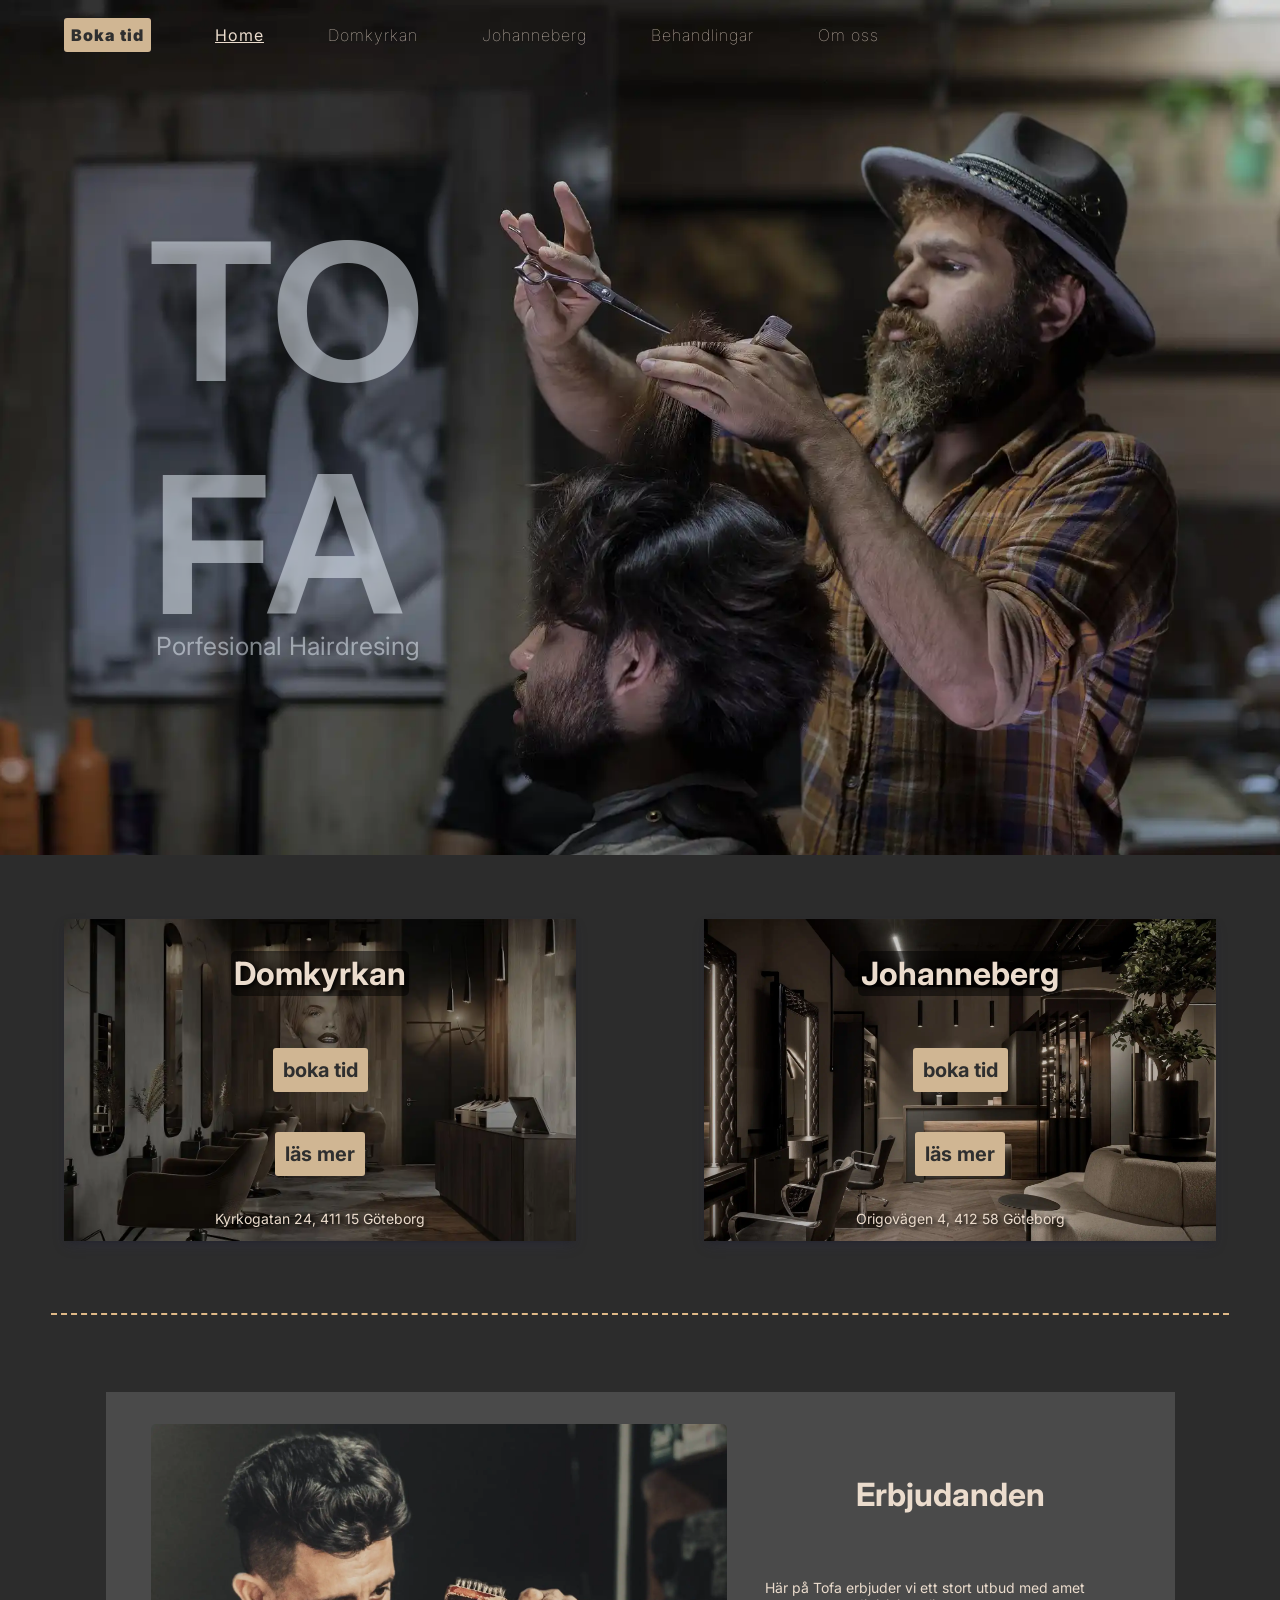
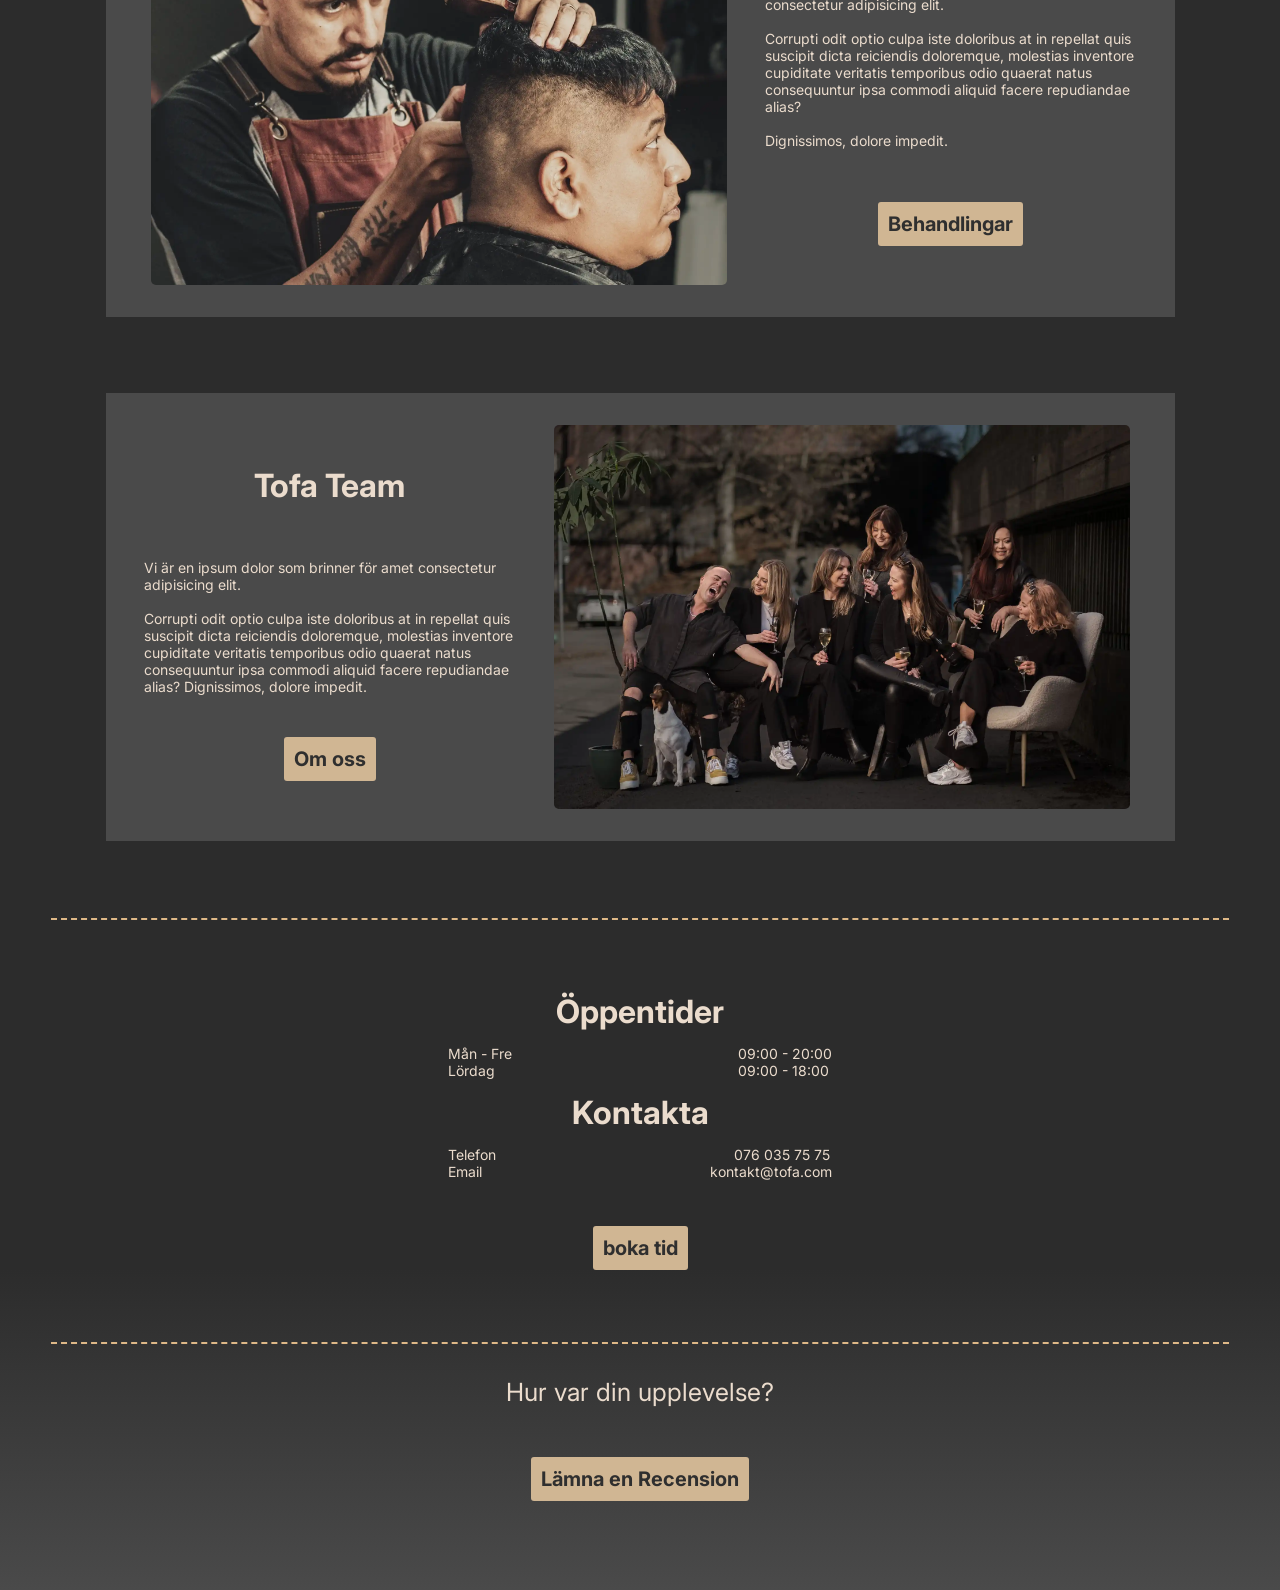
<file: index.html>
<!DOCTYPE html>
<html lang="en">
<head>
  <meta charset="UTF-8">
  <meta name="viewport" content="width=device-width, initial-scale=1.0">
  <link rel="stylesheet" href="css/style.css">
  <title>TOFA</title>
  <!-- fonts -->
  <link href='https://fonts.googleapis.com/css?family=Inter' rel='stylesheet'>
</head>

<body id="index">
  
  <nav class="menu hide">
    <ul>
      <li class="hidee"><a href="domkyrkan.html">Domkyrkan</a></li>
      <li class="hidee"><a href="johanneberg.html">Johanneberg</a></li>
      <li class="hidee"><a href="tjanster.html">Behandlingar</a></li>
      <li class="hidee"><a href="omoss.html">Om oss</a></li>
      <li class="hidee"><a href="bokatid.html" class="headbok">Boka tid</a></li>
    </ul>
  </nav>
  
  <header>
    <button class="menubutton"
      aria-label="Öppna meny"
      aria-expanded="false"
      aria-controls="menu-panel">
      <img class="" src="/img/menu_24dp_E3E3E3_FILL0_wght400_GRAD0_opsz24.svg" alt="">
    </button>
    <div>
      <a href="bokatid.html" class="headboka">Boka tid</a>
      <p>Home</p>
      <a href="domkyrkan.html">Domkyrkan</a>
      <a href="johanneberg.html">Johanneberg</a>
      <a href="tjanster.html">Behandlingar</a>
      <a href="omoss.html">Om oss</a>
    </div>
  </header>
  
  <section class="title" id="indextitle"><h1>TO<br>FA</h1><p>Porfesional Hairdresing</p></section>
  
  <section id="salonger">
    <div class="salong" id="salong1"><p class="larger darkbg">Domkyrkan</p><a href="bokatid.html"><p class="button">boka tid</p></a><a href="domkyrkan.html"><p class="button">läs mer</p></a><a target="_blank" href="https://www.google.com/maps/place/Fris%C3%B6rcenter/@57.7047572,11.9647281,47m/data=!3m1!1e3!4m15!1m8!3m7!1s0x464ff3660ac95dab:0x75107959eac04d35!2sKyrkogatan+24,+411+15+G%C3%B6teborg!3b1!8m2!3d57.704831!4d11.9646969!16s%2Fg%2F11csg6y6xh!3m5!1s0x464ff3660ac95dab:0x103c4bb0bf9369c9!8m2!3d57.7047967!4d11.9648407!16s%2Fg%2F11bzv5z4zc?entry=ttu&g_ep=EgoyMDI2MDQwNi4wIKXMDSoASAFQAw%3D%3D"><p>Kyrkogatan 24, 411 15 Göteborg</p></a></div>
    <div class="salong" id="salong2"><p class="larger darkbg">Johanneberg</p><a href="bokatid.html"><p class="button">boka tid</p></a><a href="johanneberg.html"><p class="button">läs mer</p></a><a target="_blank" href="https://www.google.com/maps/place/NTI+Gymnasiet+Johanneberg/@57.6906657,11.9744042,174m/data=!3m1!1e3!4m6!3m5!1s0x464ff30cb0e6c031:0x512e1a3cb4192a9!8m2!3d57.6905167!4d11.9747806!16s%2Fg%2F1hc1wx3vr?entry=ttu&g_ep=EgoyMDI2MDIxOC4wIKXMDSoASAFQAw%3D%3D"><p>Origovägen 4, 412 58 Göteborg</p></a></div>
  </section>
  
  <section id="indexinfobox">
    <hr>
    <div>
      <img src="img/2image.webp" alt="Bild på man som klipper någons hår">
      <div class="indexinfotextbox"><p class=" larger">Erbjudanden</p><p>Här på Tofa erbjuder vi ett stort utbud med amet consectetur adipisicing elit. <br><br> Corrupti odit optio culpa iste doloribus at in repellat quis suscipit dicta reiciendis doloremque, molestias inventore cupiditate veritatis temporibus odio quaerat natus consequuntur ipsa commodi aliquid facere repudiandae alias? <br><br>Dignissimos, dolore impedit.</p><a href="tjanster.html"><p class="button">Behandlingar</p></a></div>
    </div>
    <div id="flip">
      <img src="img/image.webp" alt="Bild på TOFA team">
      <div class="indexinfotextbox"><p class=" larger">Tofa Team</p><p>Vi är en ipsum dolor som brinner för amet consectetur adipisicing elit. <br><br>Corrupti odit optio culpa iste doloribus at in repellat quis suscipit dicta reiciendis doloremque, molestias inventore cupiditate veritatis temporibus odio quaerat natus consequuntur ipsa commodi aliquid facere repudiandae alias? Dignissimos, dolore impedit.</p><a href="omoss.html"><p class="button">Om oss</p></a></div>
    </div>
    <hr>
  </section>
  
  <section id="oppentider">
    <p class="larger">Öppentider</p>
    <div>
      <p>Mån - Fre<br>Lördag</p> <p>09:00 - 20:00 <br>09:00 - 18:00</p>
    </div>
    <p class="larger">Kontakta</p>
    <div>
      <p>Telefon<br>Email</p> <p>&nbsp;&nbsp;&nbsp;&nbsp;&nbsp; 076 035 75 75 <br><a href="">kontakt@tofa.com</a></p>
    </div>
    <a href="bokatid.html"><p class="button">boka tid</p></a>
    
  </section>
  
  <footer>
    <hr>
    <p>Hur var din upplevelse?</p>
    <p><a target="_blank" href="https://thatsup.se/goteborg/" class="button">Lämna en Recension</a></p>
  </footer>
  
  <script src="js/main.js"></script>
</body>
</html>
</file>
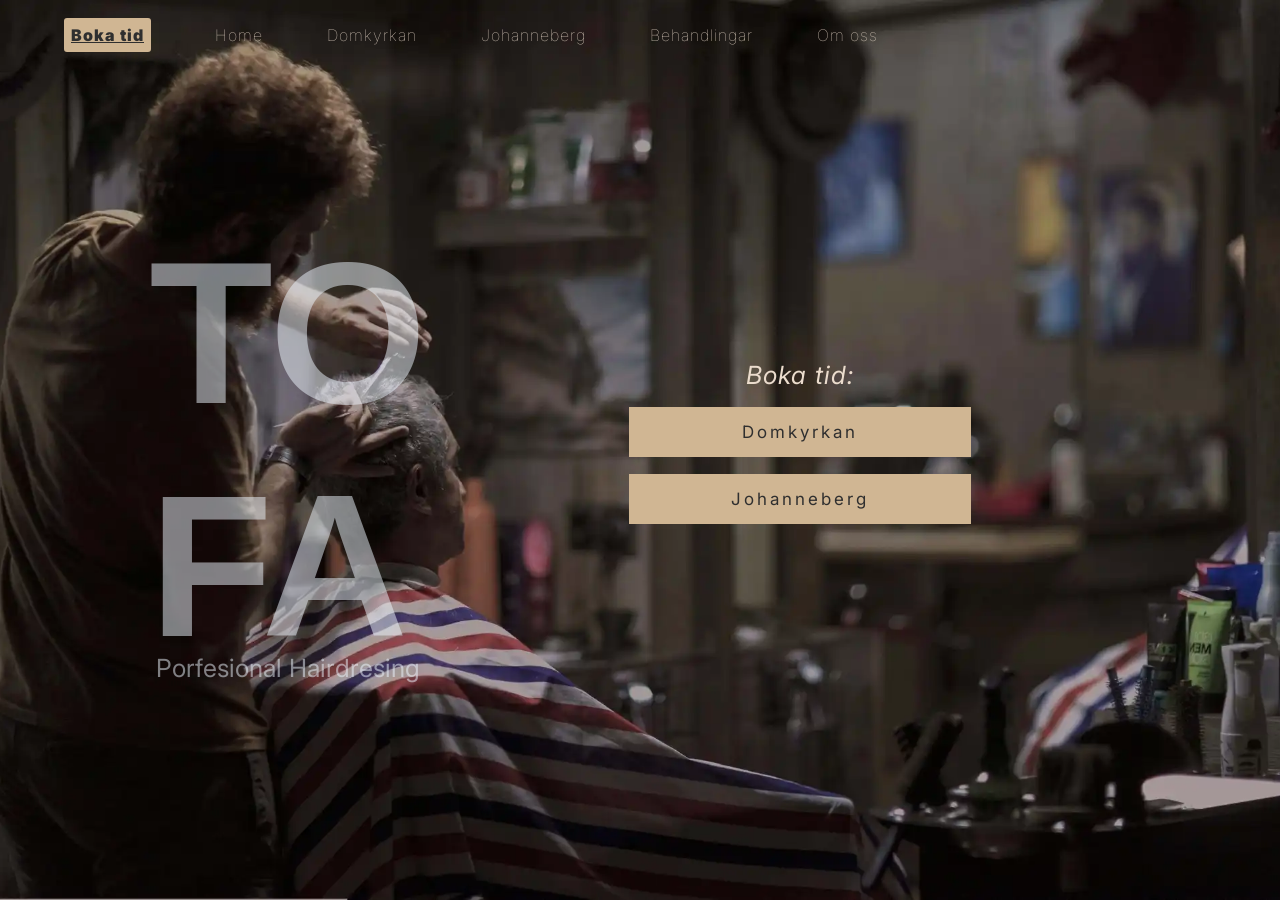
<file: bokatid.html>
<!DOCTYPE html>
<html lang="en">
<head>
  <meta charset="UTF-8">
  <meta name="viewport" content="width=device-width, initial-scale=1.0">
  <link rel="stylesheet" href="css/style.css">
  <title>TOFA - Boka tid</title>
  <!-- fonts -->
  <link href='https://fonts.googleapis.com/css?family=Inter' rel='stylesheet'>
</head>

<body id="bokatidbody">
  
  <nav class="menu hide">
    <ul>
      <li class="hidee"><a href="index.html">Home</a></li>
      <li class="hidee"><a href="domkyrkan.html">Domkyrkan</a></li>
      <li class="hidee"><a href="johanneberg.html">Johanneberg</a></li>
      <li class="hidee"><a href="tjanster.html">Behandlingar</a></li>
      <li class="hidee"><a href="omoss.html">Om oss</a></li>
      <li class="hidee"><p class="headbok">Boka tid</p></li>
    </ul>
  </nav>

  <header>
    <button class="menubutton"
      aria-label="Öppna meny"
      aria-expanded="false"
      aria-controls="menu-panel">
      <img class="" src="/img/menu_24dp_E3E3E3_FILL0_wght400_GRAD0_opsz24.svg" alt="">
    </button>
    <div>
      <p class="headboka">Boka tid</p>
      <a href="index.html">Home</a>
      <a href="domkyrkan.html">Domkyrkan</a>
      <a href="johanneberg.html">Johanneberg</a>
      <a href="tjanster.html">Behandlingar</a>
      <a href="omoss.html">Om oss</a>
    </div>
  </header>
  
  <section class="title" id="bokatidtitle">
    <h1>TO<br>FA</h1>
    <p>Porfesional Hairdresing</p>
    <div><p><em>Boka tid:</em></p><a href="https://www.bokadirekt.se/"><p>Domkyrkan</p></a><a href="https://www.bokadirekt.se/"><p>Johanneberg</p></a></div>
  </section>

  <script src="js/main.js"></script>
</body>
</html>
</file>
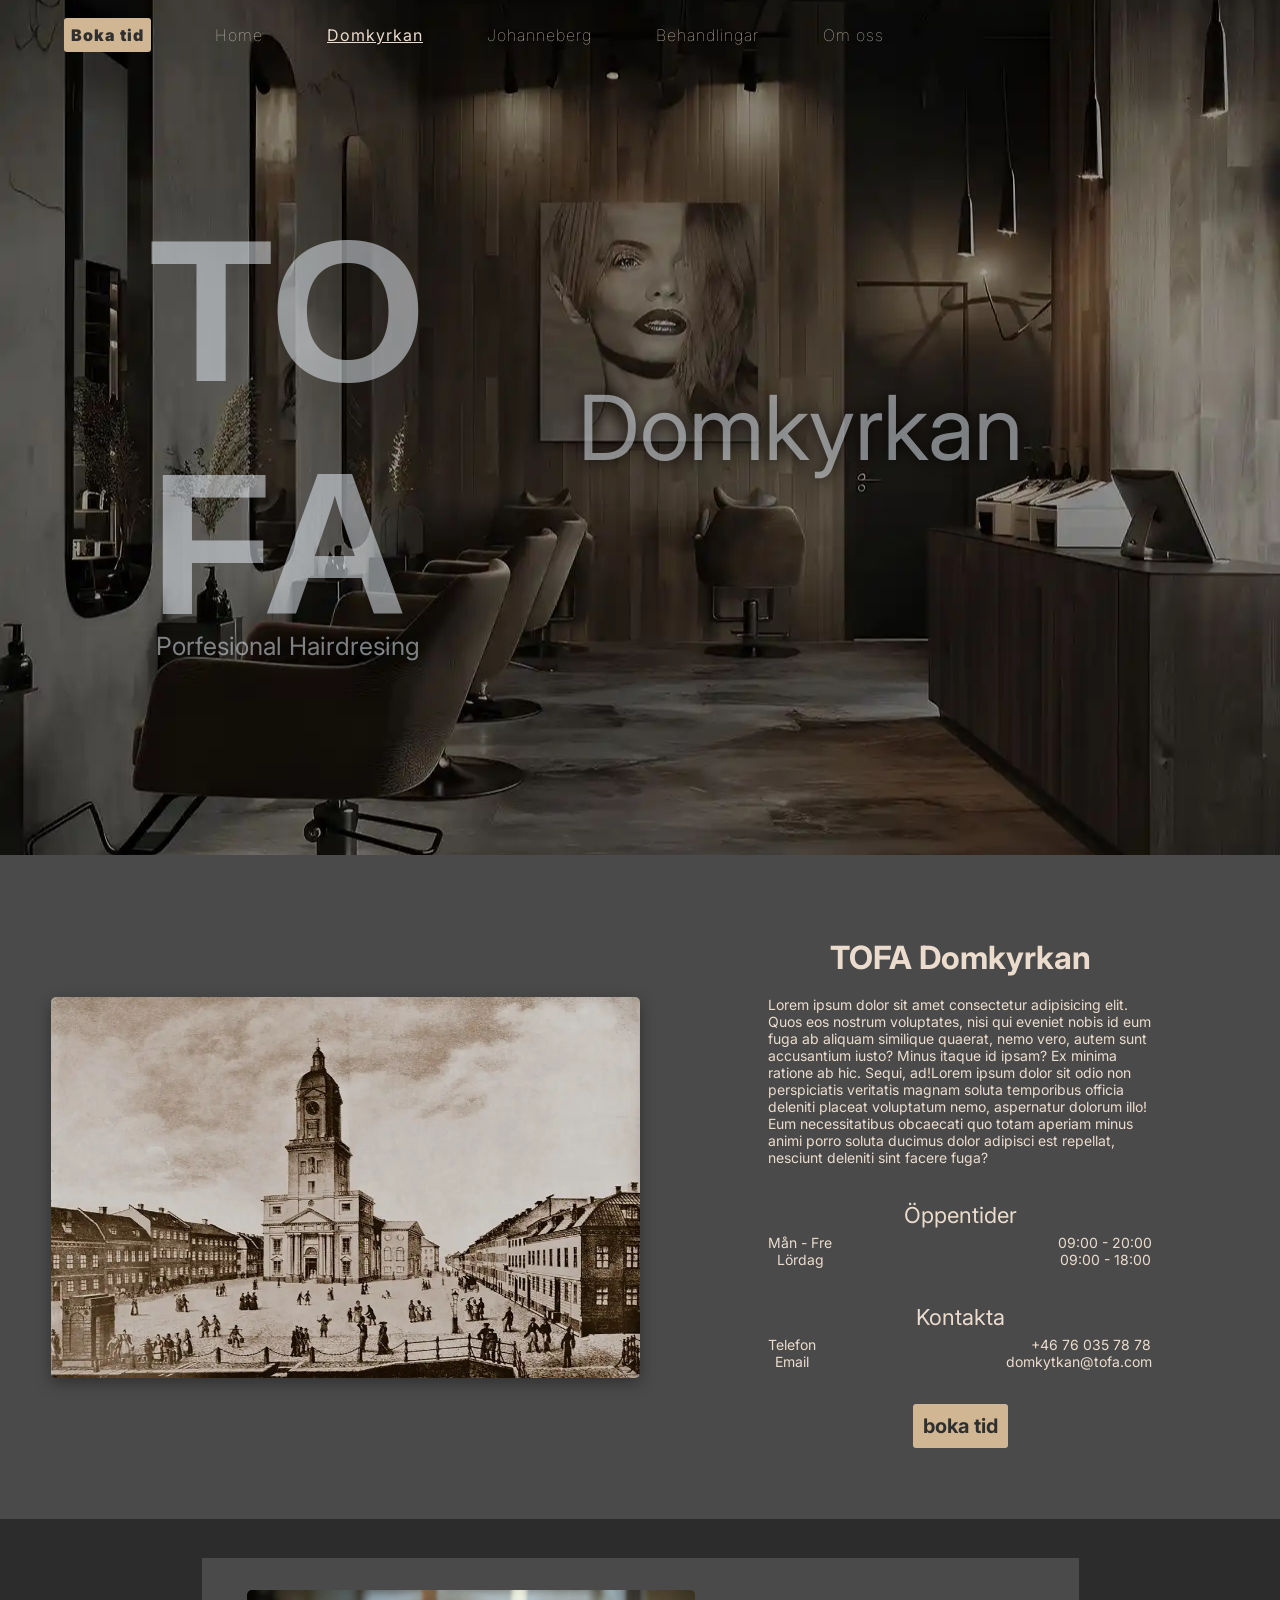
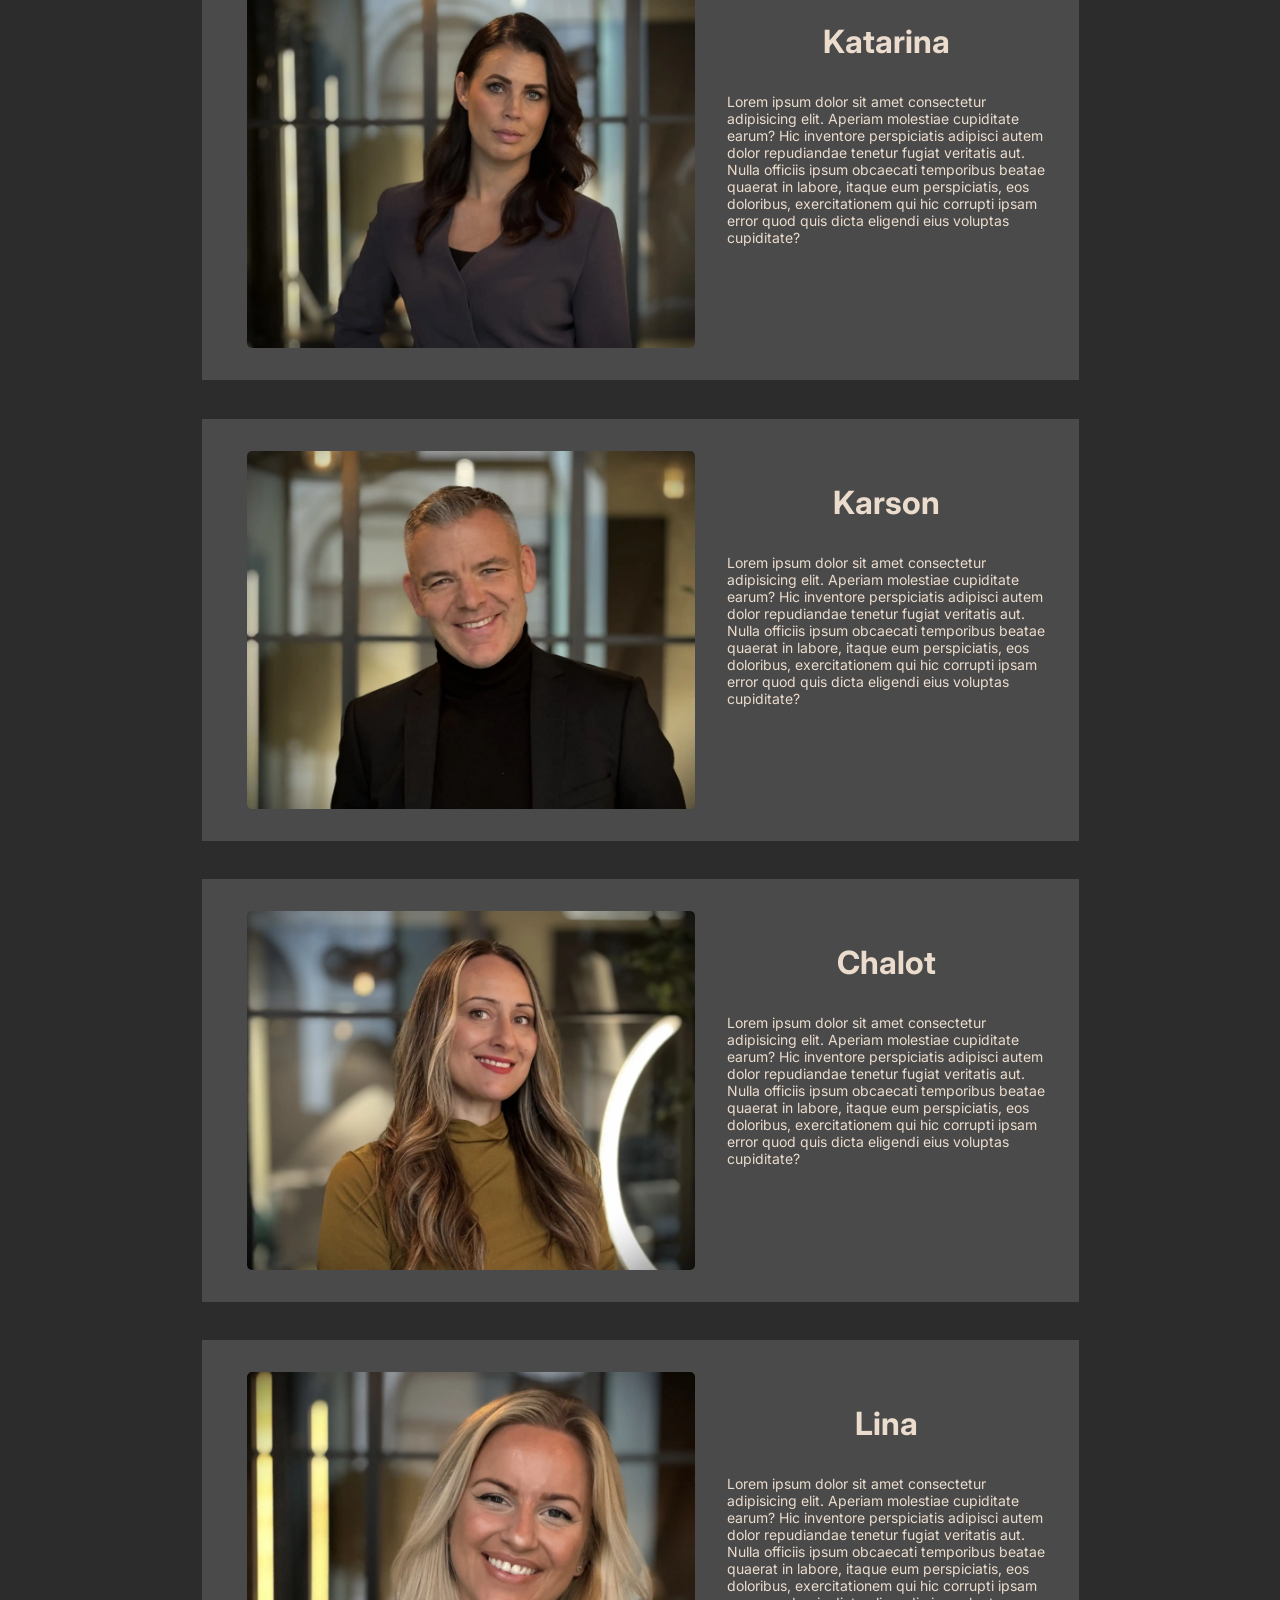
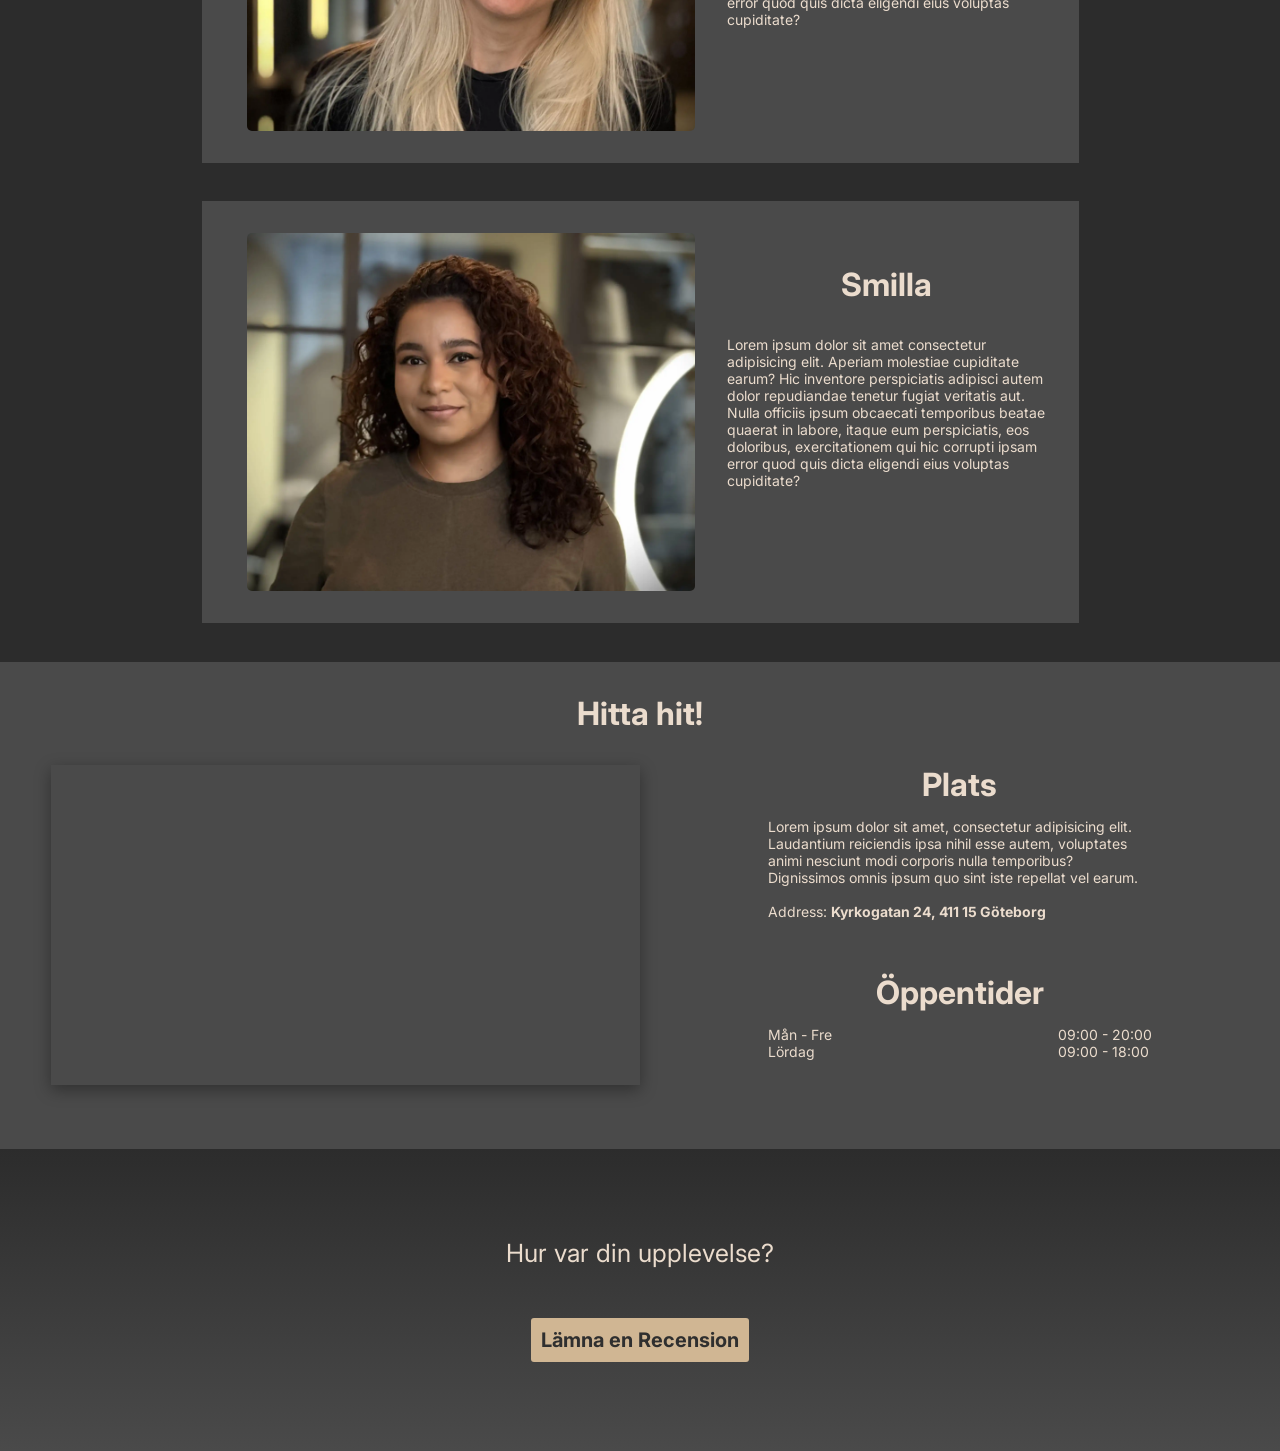
<file: domkyrkan.html>
<!DOCTYPE html>
<html lang="zxx">
<head>
  <meta charset="UTF-8">
  <meta name="viewport" content="width=device-width, initial-scale=1.0">
  <link rel="stylesheet" href="css/style.css">
  <title>TOFA - Domkyrkan</title>
  <!-- fonts -->
  <link href='https://fonts.googleapis.com/css?family=Inter' rel='stylesheet'>
</head>

<body class="salongbody">
    
  <nav class="menu hide">
    <ul>
      <li class="hidee"><a href="index.html">Home</a></li>
      <li class="hidee"><p>Domkyrkan</p></li>
      <li class="hidee"><a href="johanneberg.html">Johanneberg</a></li>
      <li class="hidee"><a href="tjanster.html">Behandlingar</a></li>
      <li class="hidee"><a href="omoss.html">Om oss</a></li>
      <li class="hidee"><a href="bokatid.html" class="headbok">Boka tid</a></li>
    </ul>
  </nav>
    
    <header>
        <button class="menubutton"
            aria-label="Öppna meny"
            aria-expanded="false"
            aria-controls="menu-panel">
            <img class="" src="/img/menu_24dp_E3E3E3_FILL0_wght400_GRAD0_opsz24.svg" alt="">
        </button>
        <div>
          <a href="bokatid.html" class="headboka">Boka tid</a>
          <a href="index.html">Home</a>
          <p>Domkyrkan</p>
          <a href="johanneberg.html">Johanneberg</a>
          <a href="tjanster.html">Behandlingar</a>
          <a href="omoss.html">Om oss</a>
        </div>
    </header>

    <section class="title" id="domkyrkantitle">
        <h1>TO<br>FA</h1>
        <p>Porfesional Hairdresing</p>
        <p class="placename">Domkyrkan</p>
    </section>
    
    <section class="platsinfo">
        <img src="img/100683.webp" alt="Gamal bild på domkyrkan">
        <div>
            <p class="larger">TOFA Domkyrkan</p><p>Lorem ipsum dolor sit amet consectetur adipisicing elit. Quos eos nostrum voluptates, nisi qui eveniet nobis id eum fuga ab aliquam similique quaerat, nemo vero, autem sunt accusantium iusto? Minus itaque id ipsam? Ex minima ratione ab hic. Sequi, ad!Lorem ipsum dolor sit  odio non perspiciatis veritatis magnam soluta temporibus officia deleniti placeat voluptatum nemo, aspernatur dolorum illo! Eum necessitatibus obcaecati quo totam aperiam minus animi porro soluta ducimus dolor adipisci est repellat, nesciunt deleniti sint facere fuga?</p>
            <div>
                <p>Öppentider</p>
                <div>
                  <p>Mån - Fre<br>Lördag</p> <p>09:00 - 20:00 <br>09:00 - 18:00</p>
                </div>
                <p>Kontakta</p>
                <div>
                  <p>Telefon<br>Email</p> <p>&nbsp;&nbsp;&nbsp;&nbsp;&nbsp; +46 76 035 78 78 <br><a href="">domkytkan@tofa.com</a></p>
                </div>
            </div>
            <a href="bokatid.html"><p class="button">boka tid</p></a>
        </div>
    </section>
    
    <section class="personer">
        <div>
            <img src="img/person1.webp" alt="person som jobbar här">
            <div><p class="larger">Katarina</p><p>Lorem ipsum dolor sit amet consectetur adipisicing elit. Aperiam molestiae cupiditate earum? Hic inventore perspiciatis adipisci autem dolor repudiandae tenetur fugiat veritatis aut. Nulla officiis ipsum obcaecati temporibus beatae quaerat in labore, itaque eum perspiciatis, eos doloribus, exercitationem qui hic corrupti ipsam error quod quis dicta eligendi eius voluptas cupiditate?</p></div>
        </div>
        <div>
            <img src="img/person2.webp" alt="person som jobbar här">
            <div><p class="larger">Karson</p><p>Lorem ipsum dolor sit amet consectetur adipisicing elit. Aperiam molestiae cupiditate earum? Hic inventore perspiciatis adipisci autem dolor repudiandae tenetur fugiat veritatis aut. Nulla officiis ipsum obcaecati temporibus beatae quaerat in labore, itaque eum perspiciatis, eos doloribus, exercitationem qui hic corrupti ipsam error quod quis dicta eligendi eius voluptas cupiditate?</p></div>
        </div>
        <div>
            <img src="img/person3.webp" alt="person som jobbar här">
            <div><p class="larger">Chalot</p><p>Lorem ipsum dolor sit amet consectetur adipisicing elit. Aperiam molestiae cupiditate earum? Hic inventore perspiciatis adipisci autem dolor repudiandae tenetur fugiat veritatis aut. Nulla officiis ipsum obcaecati temporibus beatae quaerat in labore, itaque eum perspiciatis, eos doloribus, exercitationem qui hic corrupti ipsam error quod quis dicta eligendi eius voluptas cupiditate?</p></div>
        </div>
        <div>
            <img src="img/person4.webp" alt="person som jobbar här">
            <div><p class="larger">Lina</p><p>Lorem ipsum dolor sit amet consectetur adipisicing elit. Aperiam molestiae cupiditate earum? Hic inventore perspiciatis adipisci autem dolor repudiandae tenetur fugiat veritatis aut. Nulla officiis ipsum obcaecati temporibus beatae quaerat in labore, itaque eum perspiciatis, eos doloribus, exercitationem qui hic corrupti ipsam error quod quis dicta eligendi eius voluptas cupiditate?</p></div>
        </div>    
        <div>
            <img src="img/person5.webp" alt="person som jobbar här">
            <div><p class="larger">Smilla</p><p>Lorem ipsum dolor sit amet consectetur adipisicing elit. Aperiam molestiae cupiditate earum? Hic inventore perspiciatis adipisci autem dolor repudiandae tenetur fugiat veritatis aut. Nulla officiis ipsum obcaecati temporibus beatae quaerat in labore, itaque eum perspiciatis, eos doloribus, exercitationem qui hic corrupti ipsam error quod quis dicta eligendi eius voluptas cupiditate?</p></div>
        </div>
    </section>

    <section class="hittahit">
        <p class="larger">Hitta hit!</p>
        <iframe style="-webkit-filter: grayscale(100%);filter: grayscale(100%) brightness(70%);" frameborder="0" scrolling="no" marginheight="0" marginwidth="0" src="https://maps.google.com/maps?width=100%25&amp;height=600&amp;hl=en&amp;q=Kyrkogatan%2024,%20411%2015%20G%C3%B6teborg,%20+(TOFA)&amp;t=&amp;z=14&amp;ie=UTF8&amp;iwloc=B&amp;output=embed"></iframe>
        <div>
            <p class="larger">Plats</p>
            <div>
                <p>Lorem ipsum dolor sit amet, consectetur adipisicing elit. Laudantium reiciendis ipsa nihil esse autem, voluptates animi nesciunt modi corporis nulla temporibus? Dignissimos omnis ipsum quo sint iste repellat vel earum.<br><br><a target="_blank" href="https://www.google.com/maps/place/Fris%C3%B6rcenter/@57.7047572,11.9647281,47m/data=!3m1!1e3!4m15!1m8!3m7!1s0x464ff3660ac95dab:0x75107959eac04d35!2sKyrkogatan+24,+411+15+G%C3%B6teborg!3b1!8m2!3d57.704831!4d11.9646969!16s%2Fg%2F11csg6y6xh!3m5!1s0x464ff3660ac95dab:0x103c4bb0bf9369c9!8m2!3d57.7047967!4d11.9648407!16s%2Fg%2F11bzv5z4zc?entry=ttu&g_ep=EgoyMDI2MDQwNi4wIKXMDSoASAFQAw%3D%3D">Address: <strong>Kyrkogatan 24, 411 15 Göteborg</strong></a></p>
            </div>
            <p class="larger"><br>Öppentider</p>
            <div>
                <p>Mån - Fre<br>Lördag</p> <p>09:00 - 20:00 <br>09:00 - 18:00</p>
            </div>
        </div>
        <div id="spacer"></div>
    </section>

    <footer>
        <p>Hur var din upplevelse?</p>
        <p><a target="_blank" href="https://thatsup.se/goteborg/" class="button">Lämna en Recension</a></p>
    </footer>

    <script src="js/main.js"></script>
</body>
</html>
</file>
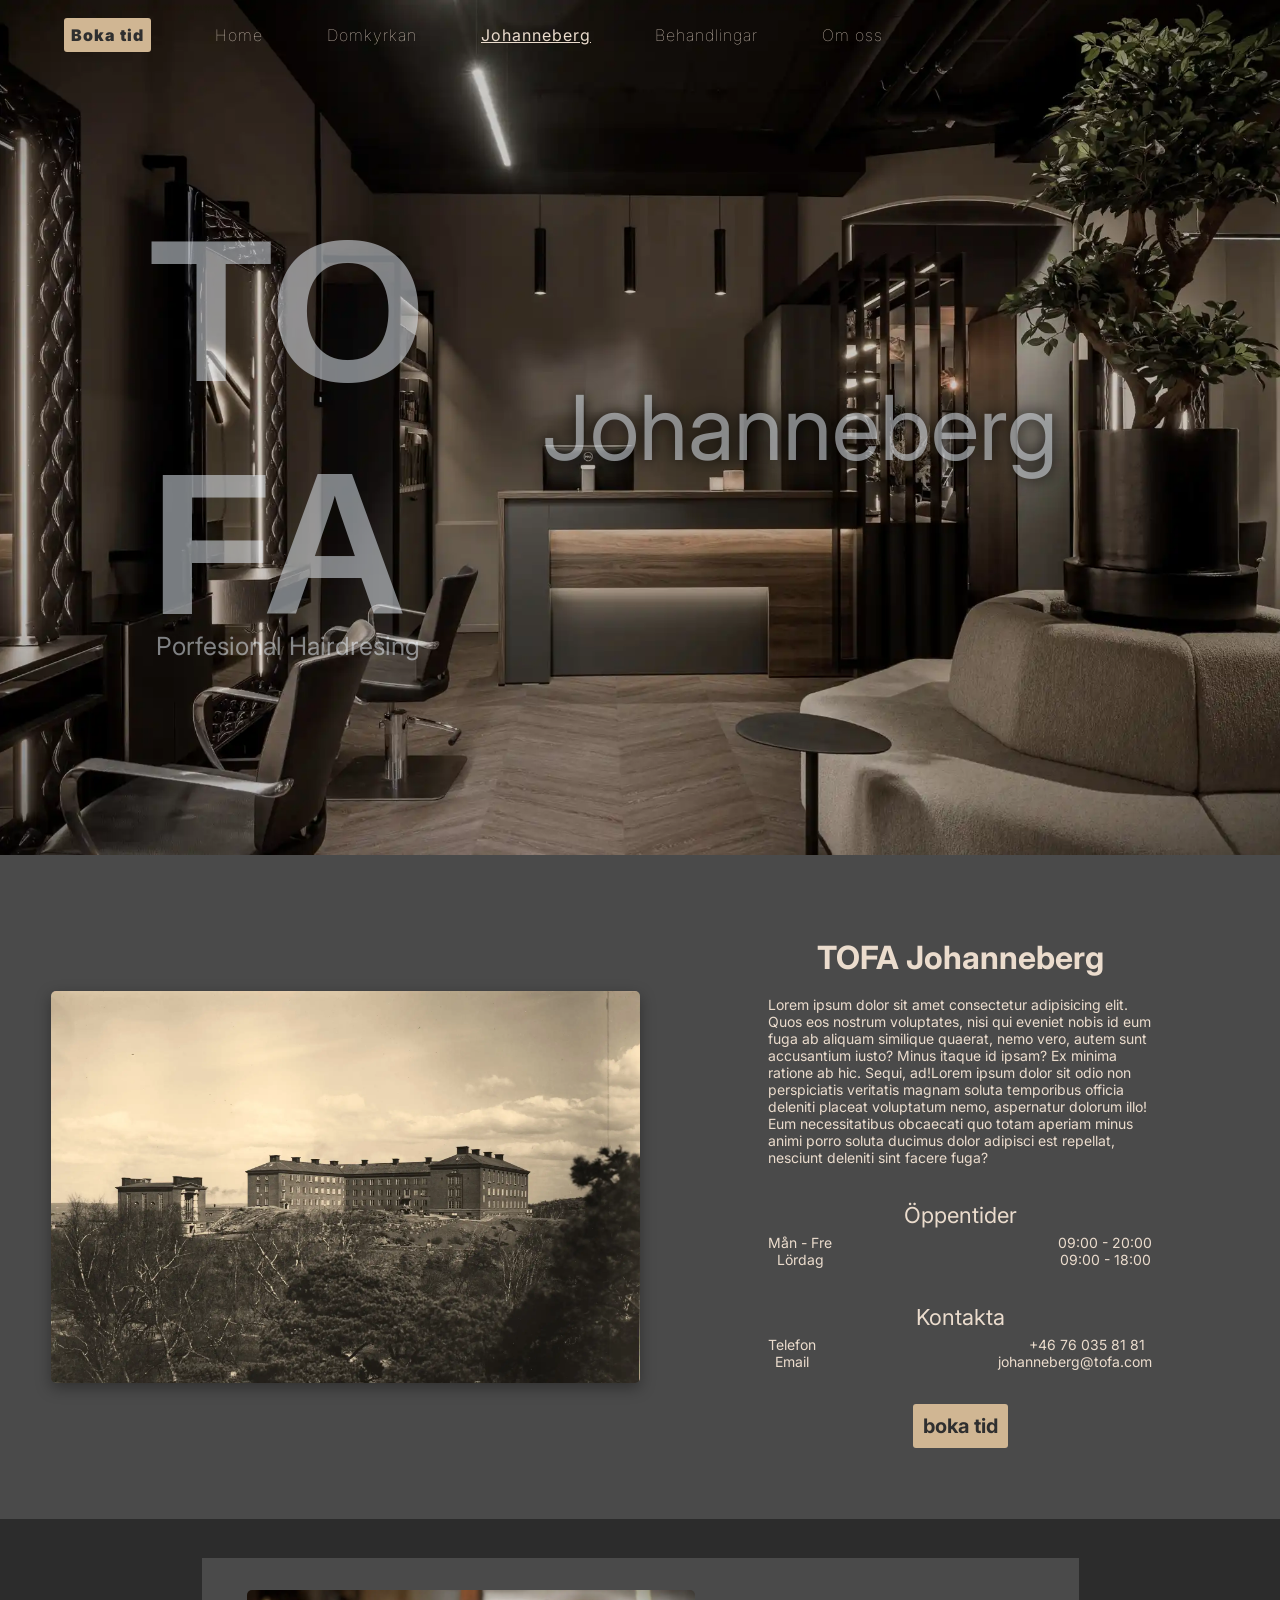
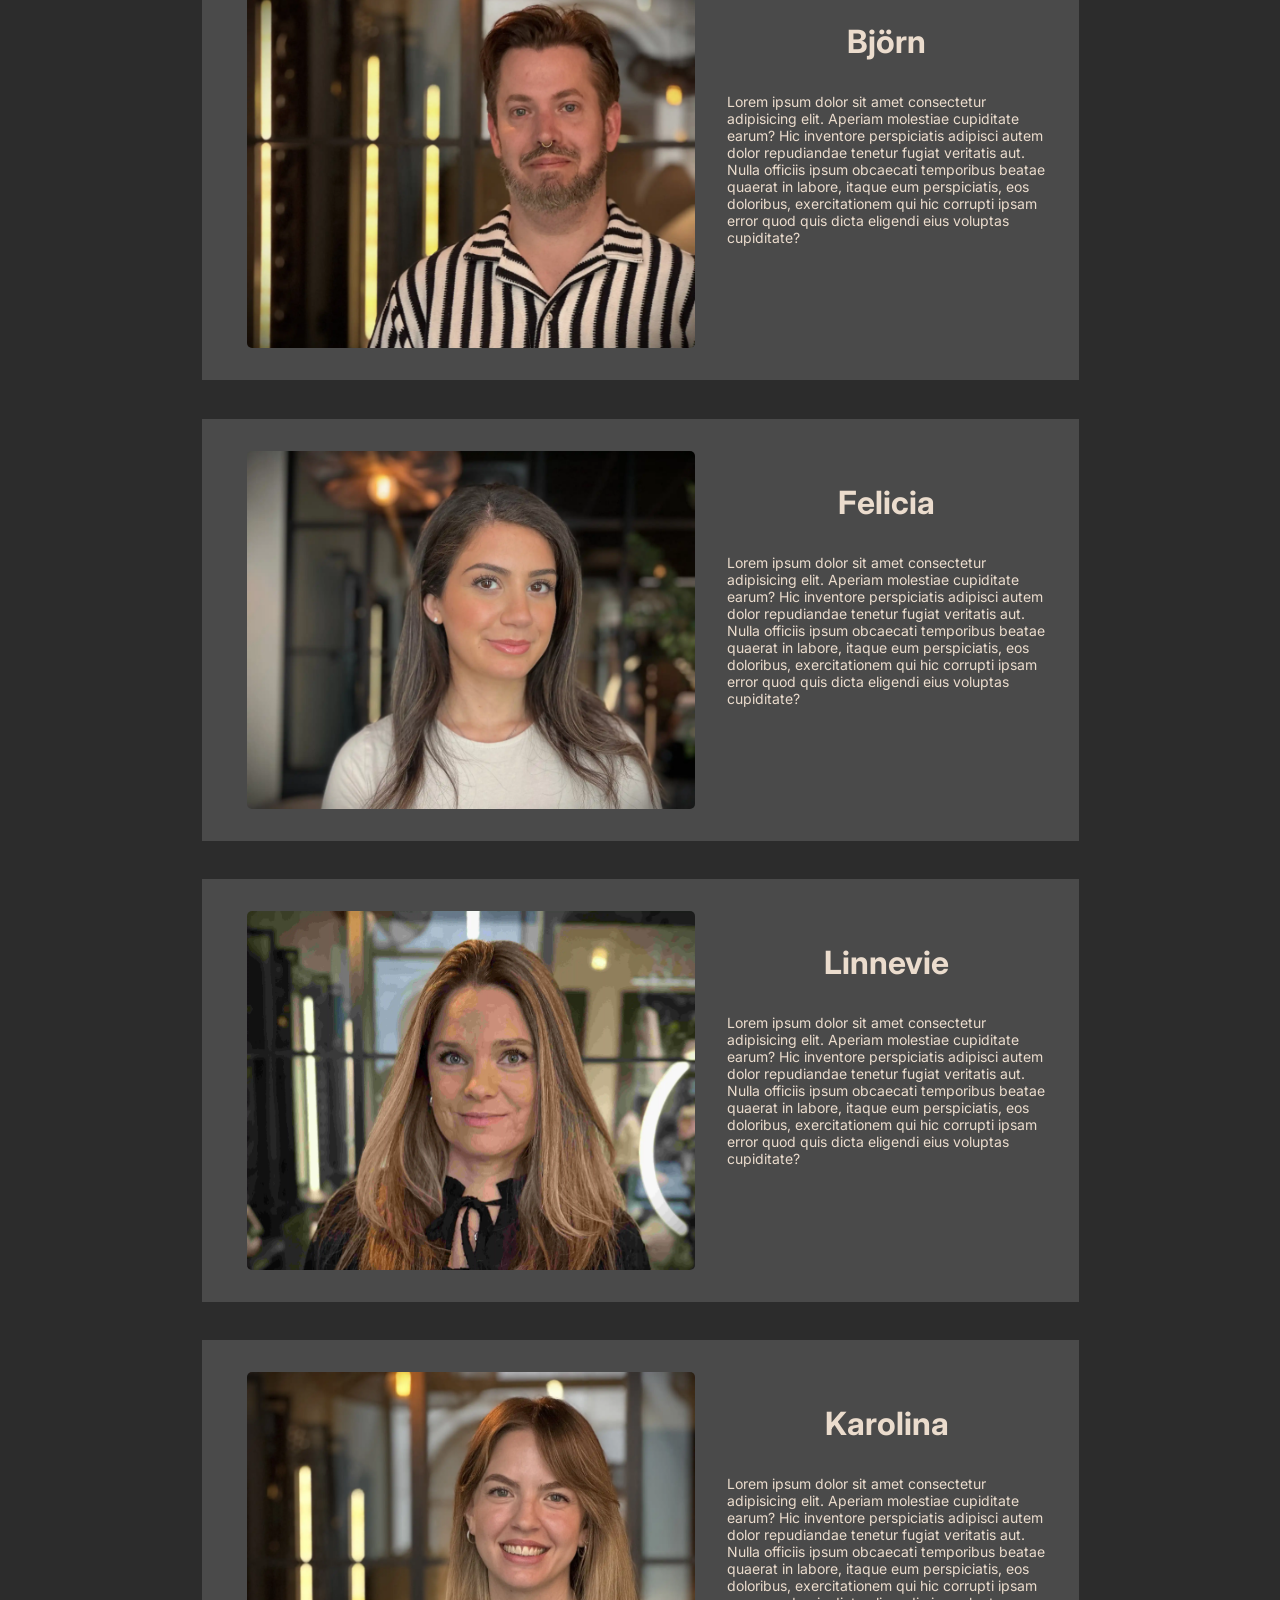
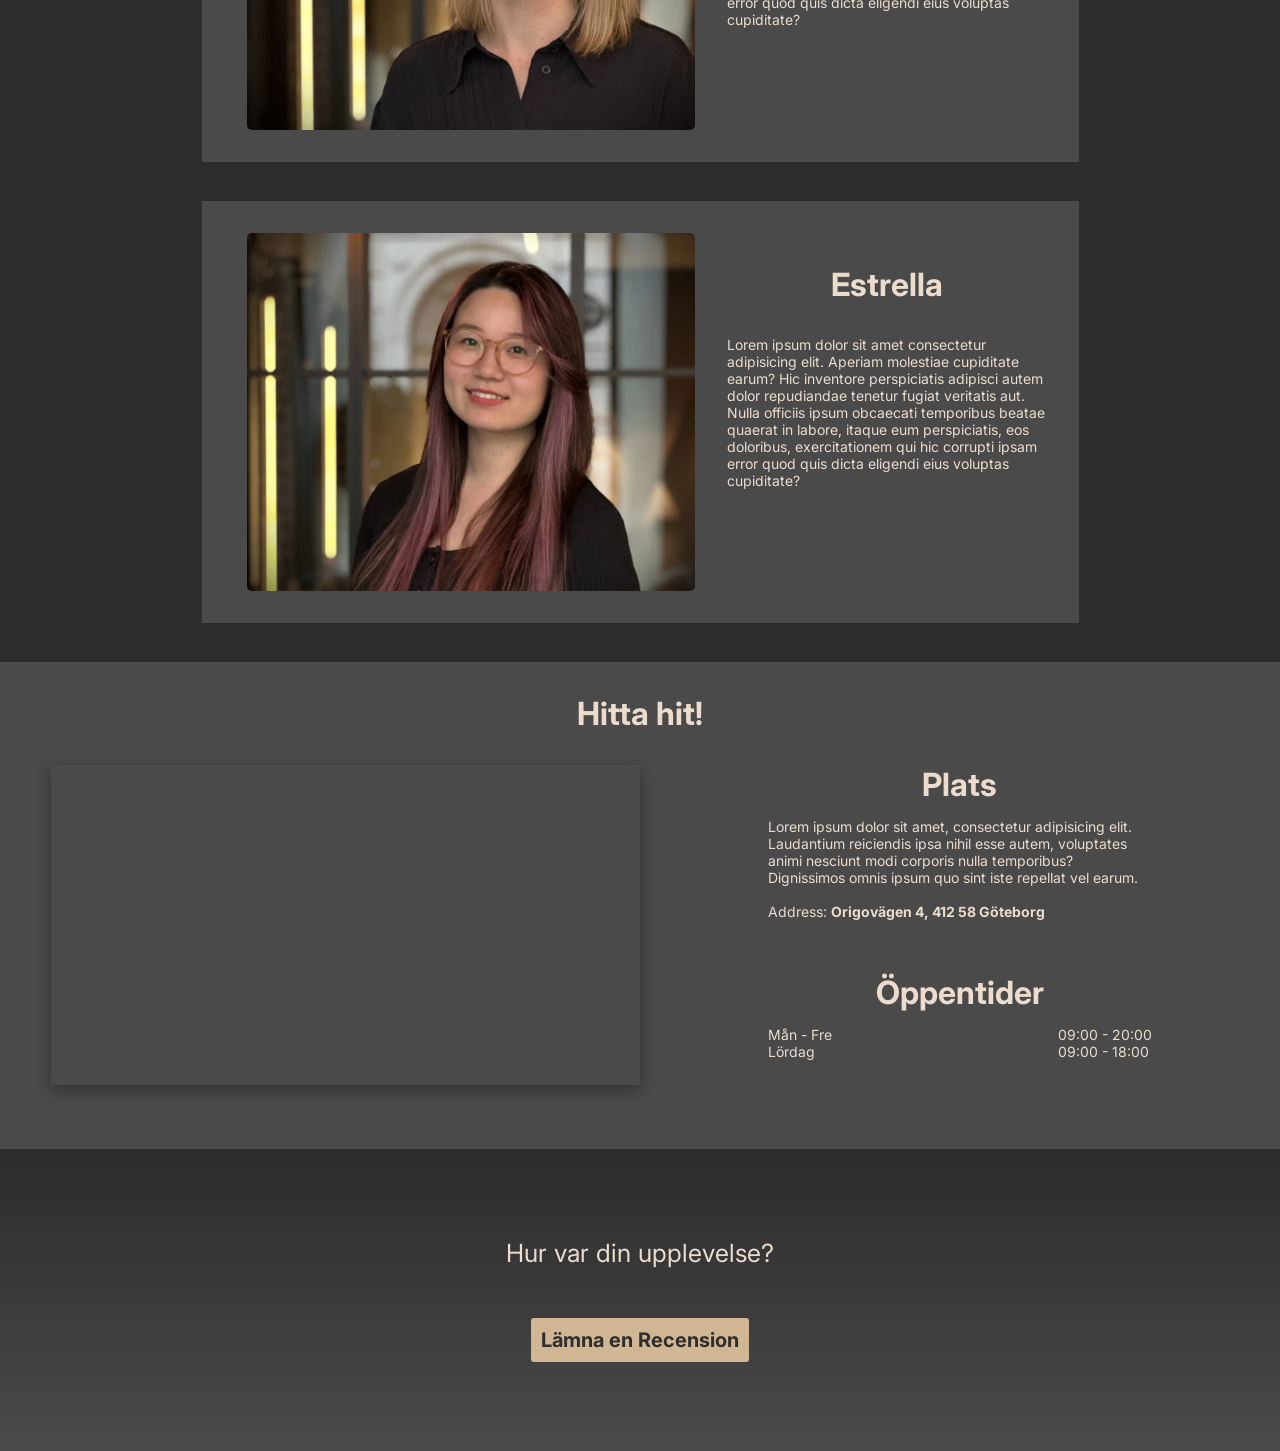
<file: johanneberg.html>
<!DOCTYPE html>
<html lang="zxx">
<head>
  <meta charset="UTF-8">
  <meta name="viewport" content="width=device-width, initial-scale=1.0">
  <link rel="stylesheet" href="css/style.css">
  <title>TOFA - Johanneberg</title>
  <!-- fonts -->
  <link href='https://fonts.googleapis.com/css?family=Inter' rel='stylesheet'>
</head>

<body class="salongbody">
  
  <nav class="menu hide">
    <ul>
      <li class="hidee"><a href="index.html">Home</a></li>
      <li class="hidee"><a href="domkyrkan.html">Domkyrkan</a></li>
      <li class="hidee"><p>Johanneberg</p></li>
      <li class="hidee"><a href="tjanster.html">Behandlingar</a></li>
      <li class="hidee"><a href="omoss.html">Om oss</a></li>
      <li class="hidee"><a href="bokatid.html" class="headbok">Boka tid</a></li>
    </ul>
  </nav>

  <header>
    <button class="menubutton"
      aria-label="Öppna meny"
      aria-expanded="false"
      aria-controls="menu-panel">
      <img class="" src="/img/menu_24dp_E3E3E3_FILL0_wght400_GRAD0_opsz24.svg" alt="">
    </button>
    <div>
      <a href="bokatid.html" class="headboka">Boka tid</a>
      <a href="index.html">Home</a>
      <a href="domkyrkan.html">Domkyrkan</a>
      <p>Johanneberg</p>
      <a href="tjanster.html">Behandlingar</a>
      <a href="omoss.html">Om oss</a>
    </div>
  </header>

  <section class="title" id="johannebergtitle">
      <h1>TO<br>FA</h1>
      <p>Porfesional Hairdresing</p>
      <p class="placename">Johanneberg</p>
  </section>
  
  <section class="platsinfo">
      <img src="img/TEKA0143471.webp" alt="Gamal bild på NTI byggnaden">
      <div>
          <p class="larger">TOFA Johanneberg</p><p>Lorem ipsum dolor sit amet consectetur adipisicing elit. Quos eos nostrum voluptates, nisi qui eveniet nobis id eum fuga ab aliquam similique quaerat, nemo vero, autem sunt accusantium iusto? Minus itaque id ipsam? Ex minima ratione ab hic. Sequi, ad!Lorem ipsum dolor sit  odio non perspiciatis veritatis magnam soluta temporibus officia deleniti placeat voluptatum nemo, aspernatur dolorum illo! Eum necessitatibus obcaecati quo totam aperiam minus animi porro soluta ducimus dolor adipisci est repellat, nesciunt deleniti sint facere fuga?</p>
          <div>
              <p>Öppentider</p>
              <div>
                <p>Mån - Fre<br>Lördag</p> <p>09:00 - 20:00 <br>09:00 - 18:00</p>
              </div>
              <p>Kontakta</p>
              <div>
                <p>Telefon<br>Email</p> <p>&nbsp;&nbsp;&nbsp;&nbsp;&nbsp; +46 76 035 81 81<br><a href="">johanneberg@tofa.com</a></p>
              </div>
          </div>
          <a href="bokatid.html"><p class="button">boka tid</p></a>
      </div>
  </section>
  
  <section class="personer">
      <div>
          <img src="img/person6.webp" alt="person som jobbar här">
          <div><p class="larger">Björn</p><p>Lorem ipsum dolor sit amet consectetur adipisicing elit. Aperiam molestiae cupiditate earum? Hic inventore perspiciatis adipisci autem dolor repudiandae tenetur fugiat veritatis aut. Nulla officiis ipsum obcaecati temporibus beatae quaerat in labore, itaque eum perspiciatis, eos doloribus, exercitationem qui hic corrupti ipsam error quod quis dicta eligendi eius voluptas cupiditate?</p></div>
      </div>
      <div>
          <img src="img/person7.webp" alt="främling på gatan men som passade på hemsidan - rätt frisyr">
          <div><p class="larger">Felicia</p><p>Lorem ipsum dolor sit amet consectetur adipisicing elit. Aperiam molestiae cupiditate earum? Hic inventore perspiciatis adipisci autem dolor repudiandae tenetur fugiat veritatis aut. Nulla officiis ipsum obcaecati temporibus beatae quaerat in labore, itaque eum perspiciatis, eos doloribus, exercitationem qui hic corrupti ipsam error quod quis dicta eligendi eius voluptas cupiditate?</p></div>
      </div>
      <div>
          <img src="img/person8.webp" alt="person som jobbar här">
          <div><p class="larger">Linnevie</p><p>Lorem ipsum dolor sit amet consectetur adipisicing elit. Aperiam molestiae cupiditate earum? Hic inventore perspiciatis adipisci autem dolor repudiandae tenetur fugiat veritatis aut. Nulla officiis ipsum obcaecati temporibus beatae quaerat in labore, itaque eum perspiciatis, eos doloribus, exercitationem qui hic corrupti ipsam error quod quis dicta eligendi eius voluptas cupiditate?</p></div>
      </div>
      <div>
          <img src="img/person9.webp" alt="person som jobbar här">
          <div><p class="larger">Karolina</p><p>Lorem ipsum dolor sit amet consectetur adipisicing elit. Aperiam molestiae cupiditate earum? Hic inventore perspiciatis adipisci autem dolor repudiandae tenetur fugiat veritatis aut. Nulla officiis ipsum obcaecati temporibus beatae quaerat in labore, itaque eum perspiciatis, eos doloribus, exercitationem qui hic corrupti ipsam error quod quis dicta eligendi eius voluptas cupiditate?</p></div>
      </div>    
      <div>
          <img src="img/person10.webp" alt="person som jobbar här">
          <div><p class="larger">Estrella</p><p>Lorem ipsum dolor sit amet consectetur adipisicing elit. Aperiam molestiae cupiditate earum? Hic inventore perspiciatis adipisci autem dolor repudiandae tenetur fugiat veritatis aut. Nulla officiis ipsum obcaecati temporibus beatae quaerat in labore, itaque eum perspiciatis, eos doloribus, exercitationem qui hic corrupti ipsam error quod quis dicta eligendi eius voluptas cupiditate?</p></div>
      </div>
  </section>

  <section class="hittahit">
      <p class="larger">Hitta hit!</p>
      <iframe style="-webkit-filter: grayscale(100%);filter: grayscale(100%) brightness(70%);" frameborder="0" scrolling="no" marginheight="0" marginwidth="0" src="https://www.google.com/maps/embed/v1/place?key=AIzaSyB2NIWI3Tv9iDPrlnowr_0ZqZWoAQydKJU&q=NTI%20Gymnasiet%20Johanneberg%2C%20Origov%C3%A4gen%2C%20Gothenburg%2C%20Sweden&maptype=roadmap"></iframe>
      <div>
          <p class="larger">Plats</p>
          <div>
              <p>Lorem ipsum dolor sit amet, consectetur adipisicing elit. Laudantium reiciendis ipsa nihil esse autem, voluptates animi nesciunt modi corporis nulla temporibus? Dignissimos omnis ipsum quo sint iste repellat vel earum.<br><br><a target="_blank" href="https://www.google.com/maps/place/NTI+Gymnasiet+Johanneberg/@57.6906657,11.9744042,174m/data=!3m1!1e3!4m6!3m5!1s0x464ff30cb0e6c031:0x512e1a3cb4192a9!8m2!3d57.6905167!4d11.9747806!16s%2Fg%2F1hc1wx3vr?entry=ttu&g_ep=EgoyMDI2MDIxOC4wIKXMDSoASAFQAw%3D%3D">Address: <strong>Origovägen 4, 412 58 Göteborg</strong></a></p>
          </div>
          <p class="larger"><br>Öppentider</p>
          <div>
              <p>Mån - Fre<br>Lördag</p> <p>09:00 - 20:00 <br>09:00 - 18:00</p>
          </div>
      </div>
      <div id="spacer"></div>
  </section>

  <footer>
      <p>Hur var din upplevelse?</p>
      <p><a target="_blank" href="https://thatsup.se/goteborg/" class="button">Lämna en Recension</a></p>
  </footer>

  <script src="js/main.js"></script>
</body>
</html>
</file>
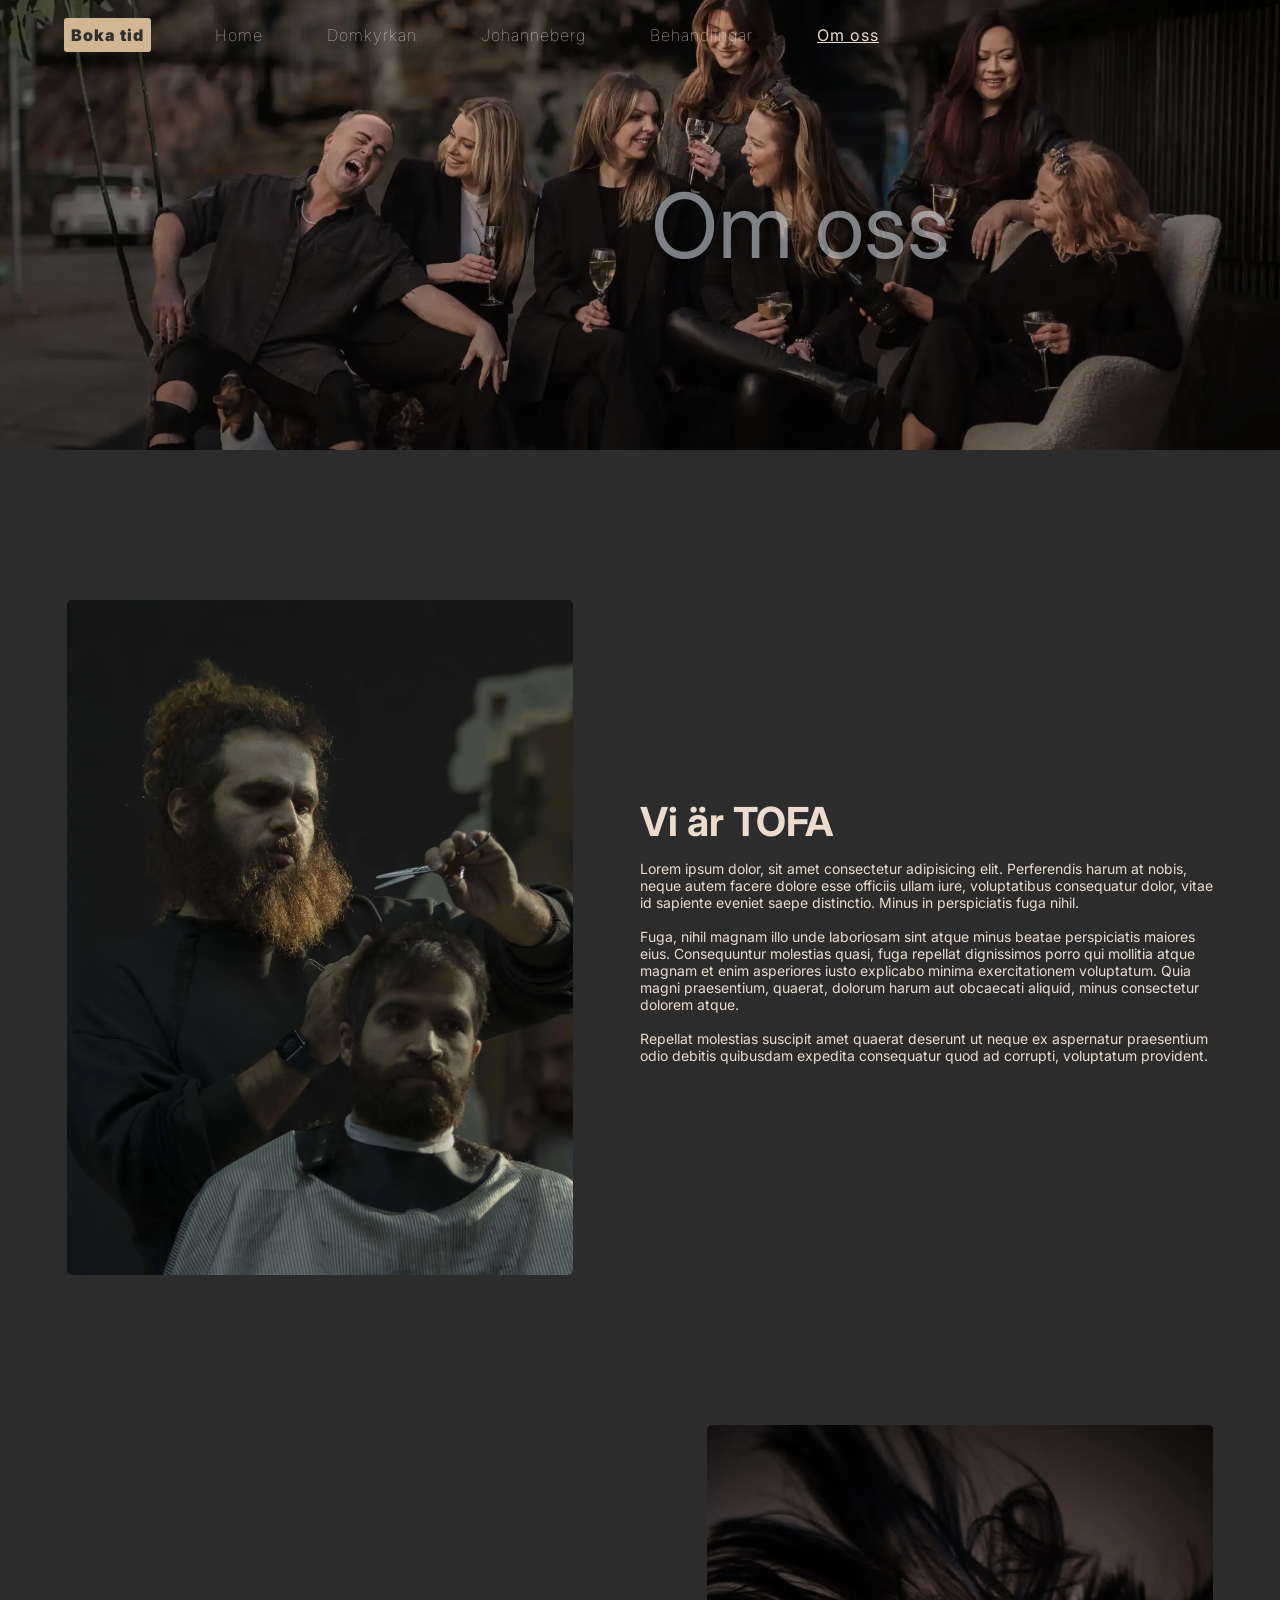
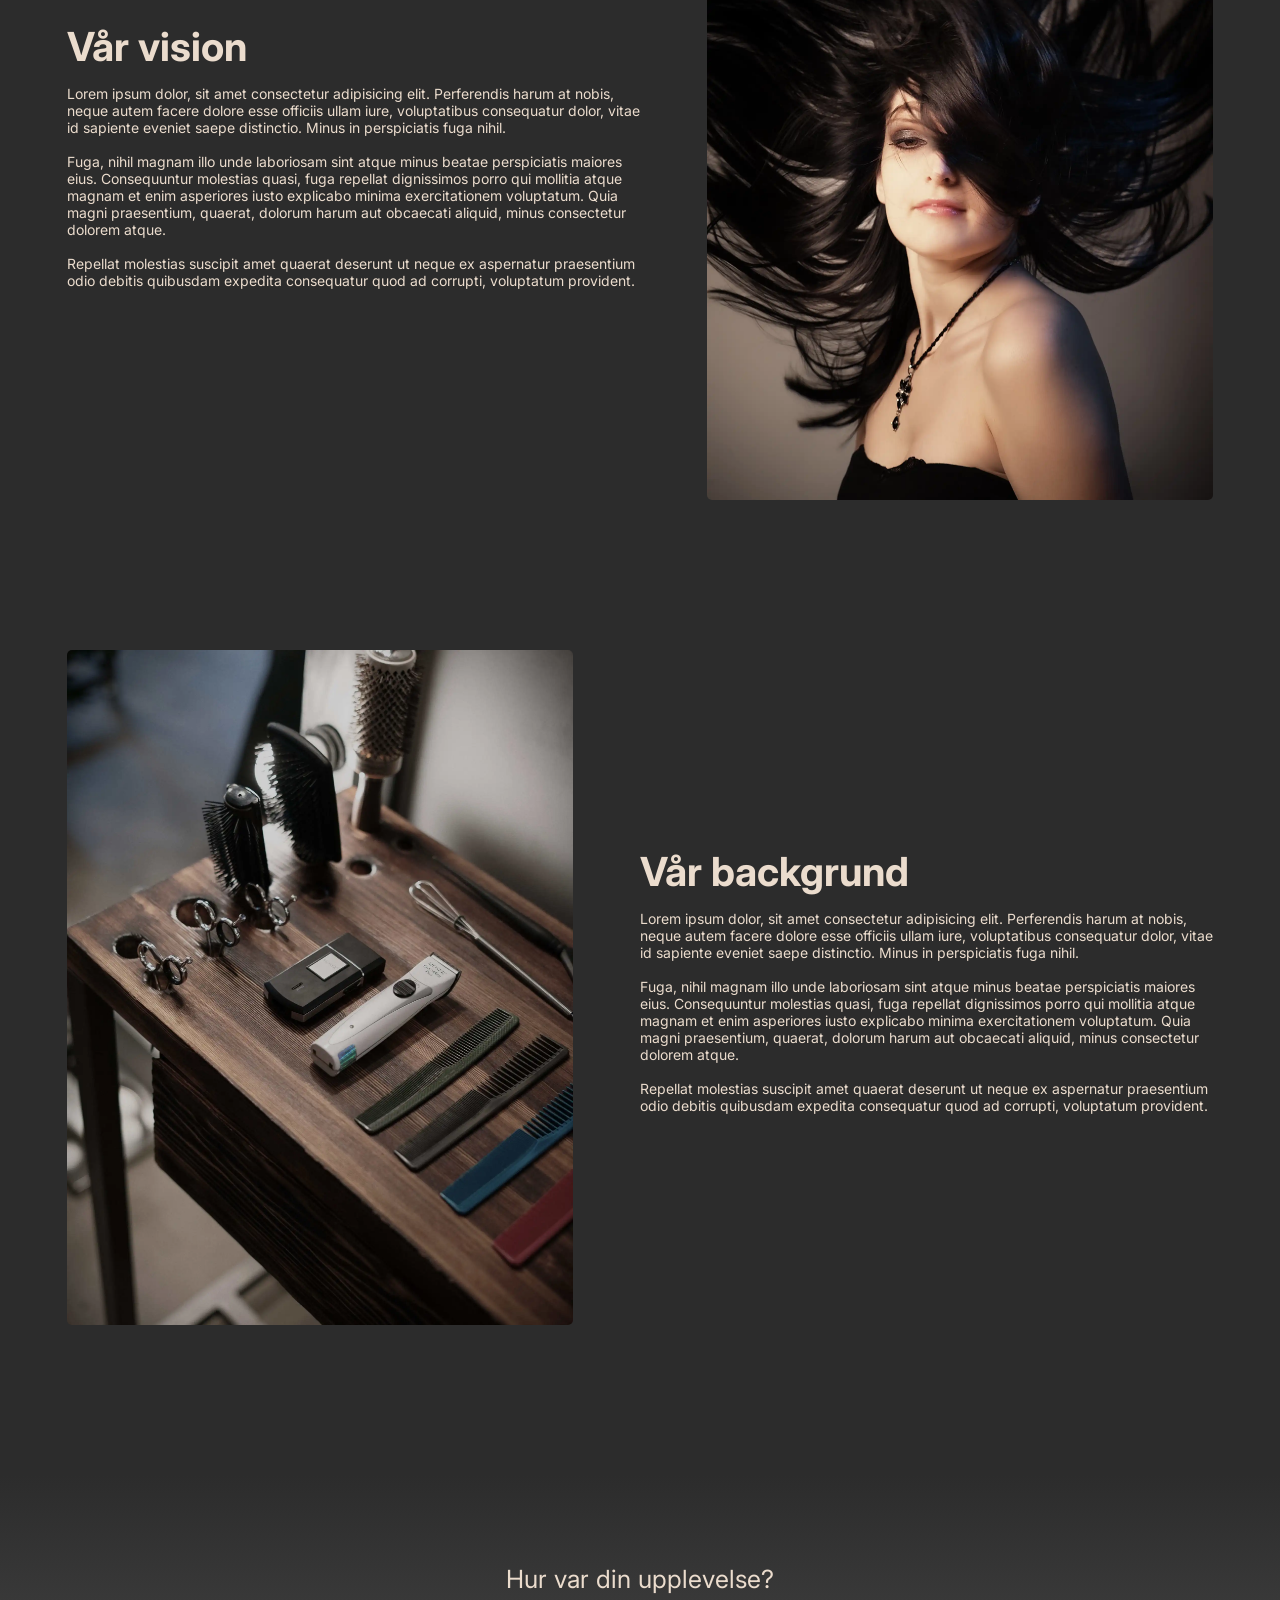
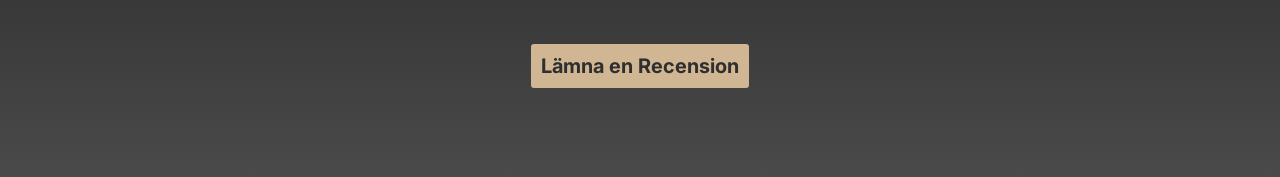
<file: omoss.html>
<!DOCTYPE html>
<html lang="en">
<head>
  <meta charset="UTF-8">
  <meta name="viewport" content="width=device-width, initial-scale=1.0">
  <link rel="stylesheet" href="css/style.css">
  <title>TOFA - Om oss</title>
  <!-- fonts -->
  <link href='https://fonts.googleapis.com/css?family=Inter' rel='stylesheet'>
</head>

<body id="omossbody">
  
  <nav class="menu hide">
    <ul>
      <li class="hidee"><a href="index.html">Home</a></li>
      <li class="hidee"><a href="domkyrkan.html">Domkyrkan</a></li>
      <li class="hidee"><a href="johanneberg.html">Johanneberg</a></li>
      <li class="hidee"><a href="tjanster.html">Behandlingar</a></li>
      <li class="hidee"><p>Om oss</p></li>
      <li class="hidee"><a href="bokatid.html" class="headbok">Boka tid</a></li>
    </ul>
  </nav>
  
  <header>
    <button class="menubutton"
      aria-label="Öppna meny"
      aria-expanded="false"
      aria-controls="menu-panel">
      <img class="" src="/img/menu_24dp_E3E3E3_FILL0_wght400_GRAD0_opsz24.svg" alt="">
    </button>
    <div>
      <a href="bokatid.html" class="headboka">Boka tid</a>
      <a href="index.html">Home</a>
      <a href="domkyrkan.html">Domkyrkan</a>
      <a href="johanneberg.html">Johanneberg</a>
      <a href="tjanster.html">Behandlingar</a>
      <p>Om oss</p>
    </div>
  </header>

  <section class="title" id="omosstitle">
    <p class="placename">Om oss</p>
  </section>

  <section id="omoss">
    <div><img src="/img/mostafa_meraji-hair-stylist-7099181.webp" alt="bild på man som klippet hår"><div><p class="larger">Vi är TOFA</p><p>Lorem ipsum dolor, sit amet consectetur adipisicing elit. Perferendis harum at nobis, neque autem facere dolore esse officiis ullam iure, voluptatibus consequatur dolor, vitae id sapiente eveniet saepe distinctio. Minus in perspiciatis fuga nihil.<br><br>Fuga, nihil magnam illo unde laboriosam sint atque minus beatae perspiciatis maiores eius. Consequuntur molestias quasi, fuga repellat dignissimos porro qui mollitia atque magnam et enim asperiores iusto explicabo minima exercitationem voluptatum. Quia magni praesentium, quaerat, dolorum harum aut obcaecati aliquid, minus consectetur dolorem atque.<br><br>Repellat molestias suscipit amet quaerat deserunt ut neque ex aspernatur praesentium odio debitis quibusdam expedita consequatur quod ad corrupti, voluptatum provident.</p></div></div>
    <div id="reverse"><img src="/img/alexklen-woman-3153999.webp" alt="dam med vacker frisyr"><div><p class="larger">Vår vision</p><p>Lorem ipsum dolor, sit amet consectetur adipisicing elit. Perferendis harum at nobis, neque autem facere dolore esse officiis ullam iure, voluptatibus consequatur dolor, vitae id sapiente eveniet saepe distinctio. Minus in perspiciatis fuga nihil.<br><br>Fuga, nihil magnam illo unde laboriosam sint atque minus beatae perspiciatis maiores eius. Consequuntur molestias quasi, fuga repellat dignissimos porro qui mollitia atque magnam et enim asperiores iusto explicabo minima exercitationem voluptatum. Quia magni praesentium, quaerat, dolorum harum aut obcaecati aliquid, minus consectetur dolorem atque.<br><br>Repellat molestias suscipit amet quaerat deserunt ut neque ex aspernatur praesentium odio debitis quibusdam expedita consequatur quod ad corrupti, voluptatum provident.</p></div></div>
    <div><img src="/img/lekoh-hair-5428013.webp" alt="bild på olika vertyg som används med klipning"><div><p class="larger">Vår backgrund</p><p>Lorem ipsum dolor, sit amet consectetur adipisicing elit. Perferendis harum at nobis, neque autem facere dolore esse officiis ullam iure, voluptatibus consequatur dolor, vitae id sapiente eveniet saepe distinctio. Minus in perspiciatis fuga nihil.<br><br>Fuga, nihil magnam illo unde laboriosam sint atque minus beatae perspiciatis maiores eius. Consequuntur molestias quasi, fuga repellat dignissimos porro qui mollitia atque magnam et enim asperiores iusto explicabo minima exercitationem voluptatum. Quia magni praesentium, quaerat, dolorum harum aut obcaecati aliquid, minus consectetur dolorem atque.<br><br>Repellat molestias suscipit amet quaerat deserunt ut neque ex aspernatur praesentium odio debitis quibusdam expedita consequatur quod ad corrupti, voluptatum provident.</p></div></div>
  </section>
    
  <footer>
      <p>Hur var din upplevelse?</p>
      <p><a target="_blank" href="https://thatsup.se/goteborg/" class="button">Lämna en Recension</a></p>
  </footer>
  
  <script src="js/main.js"></script>
</body>
</html>
</file>
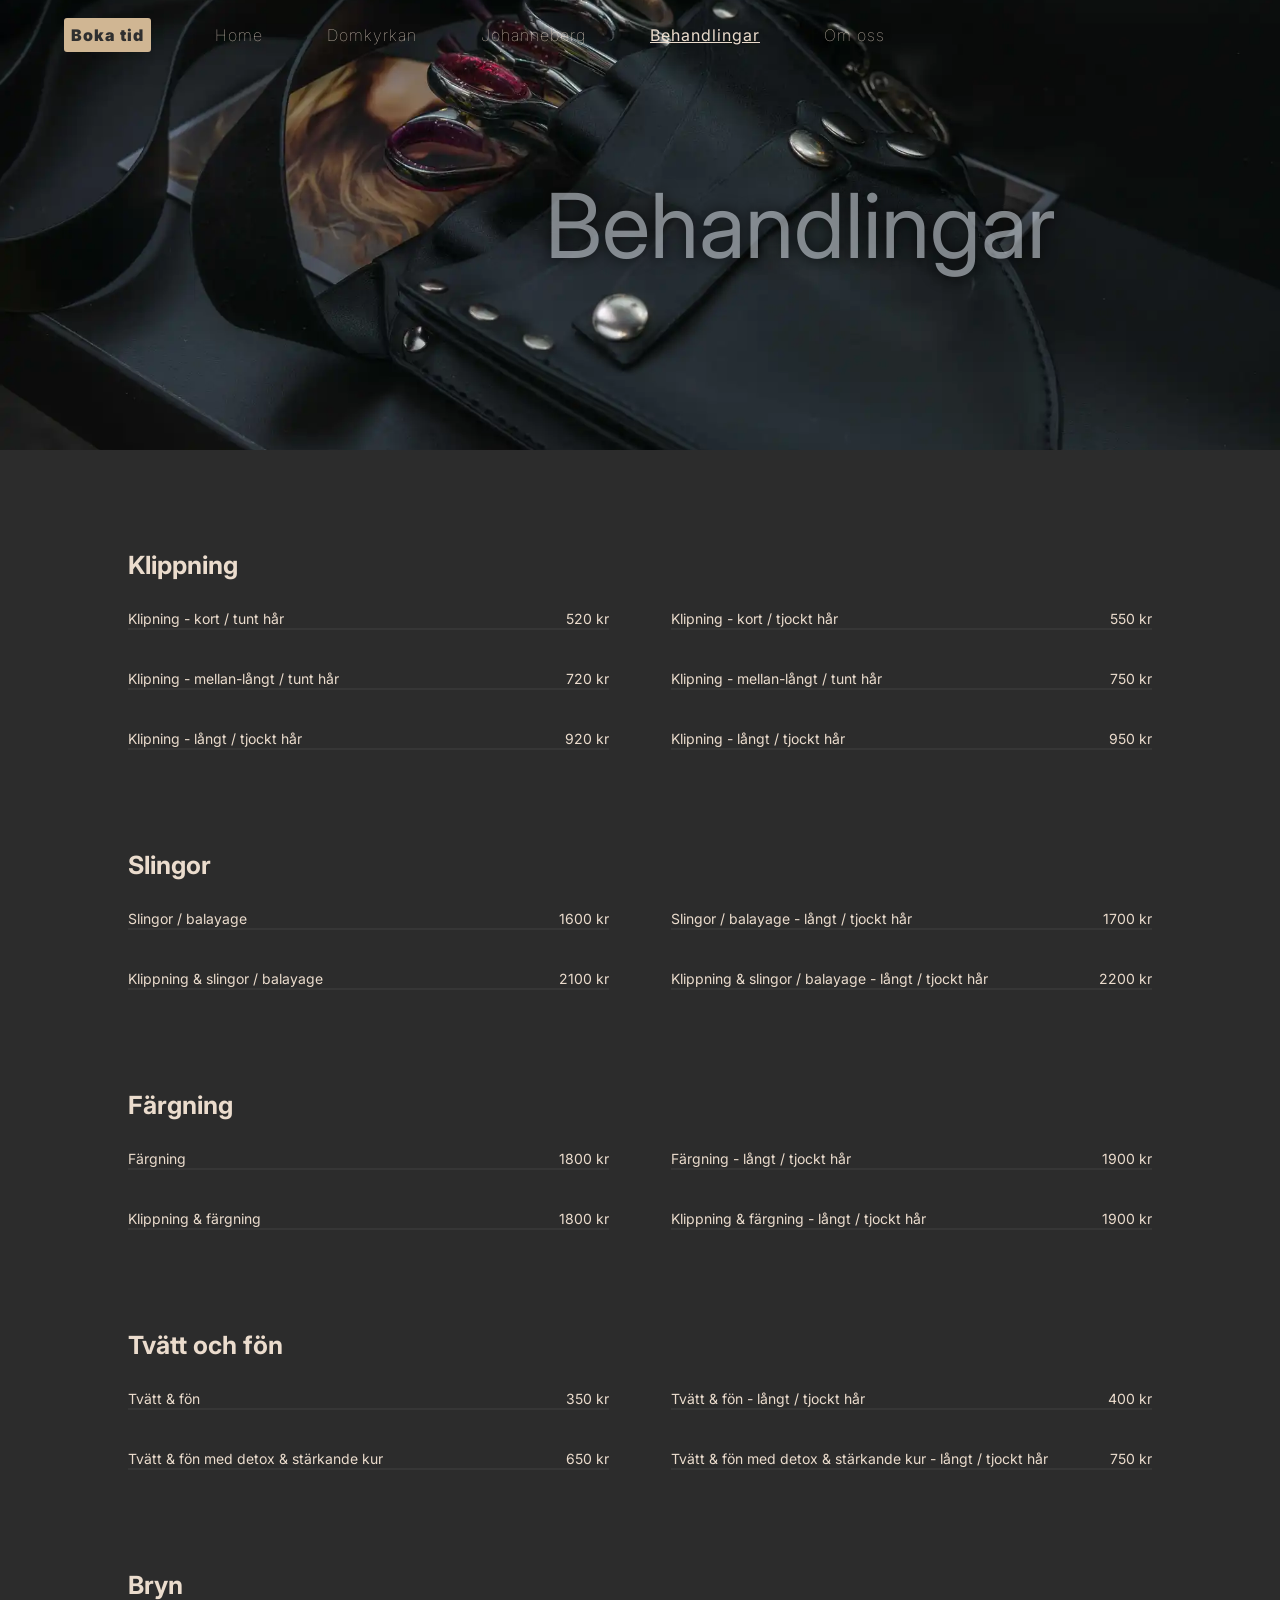
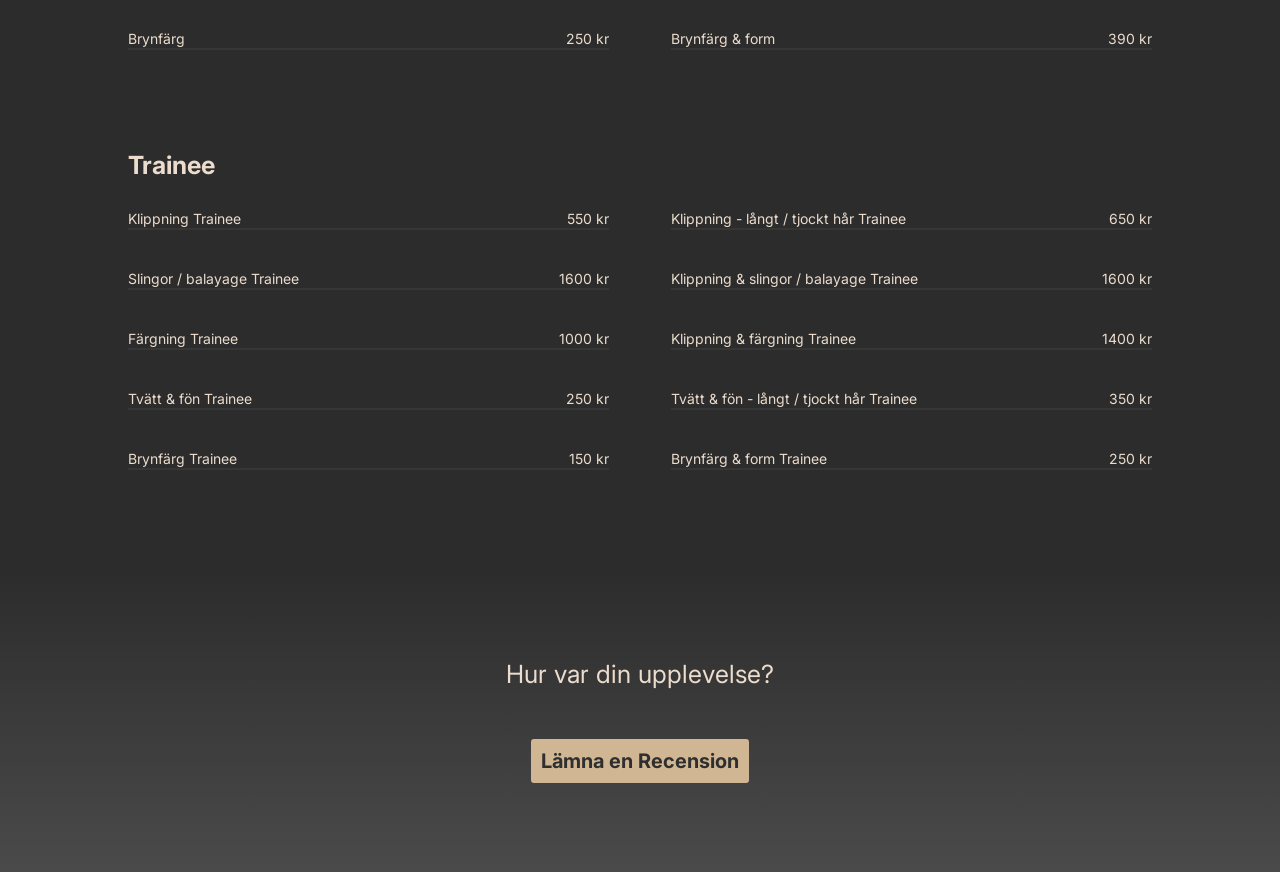
<file: tjanster.html>
<!DOCTYPE html>
<html lang="en">
<head>
  <meta charset="UTF-8">
  <meta name="viewport" content="width=device-width, initial-scale=1.0">
  <link rel="stylesheet" href="css/style.css">
  <title>TOFA - Behandlingar</title>
  <!-- fonts -->
  <link href='https://fonts.googleapis.com/css?family=Inter' rel='stylesheet'>
</head>

<body id="tjansterbody">
  
  <nav class="menu hide">
    <ul>
      <li class="hidee"><a href="index.html">Home</a></li>
      <li class="hidee"><a href="domkyrkan.html">Domkyrkan</a></li>
      <li class="hidee"><a href="johanneberg.html">Johanneberg</a></li>
      <li class="hidee"><p>Behandlingar</p></li>
      <li class="hidee"><a href="omoss.html">Om oss</a></li>
      <li class="hidee"><a href="bokatid.html" class="headbok">Boka tid</a></li>
    </ul>
  </nav>

  <header>
    <button class="menubutton"
      aria-label="Öppna meny"
      aria-expanded="false"
      aria-controls="menu-panel">
      <img class="" src="/img/menu_24dp_E3E3E3_FILL0_wght400_GRAD0_opsz24.svg" alt="">
    </button>
    <div>
      <a href="bokatid.html" class="headboka">Boka tid</a>
      <a href="index.html">Home</a>
      <a href="domkyrkan.html">Domkyrkan</a>
      <a href="johanneberg.html">Johanneberg</a>
      <p>Behandlingar</p>
      <a href="omoss.html">Om oss</a>
    </div>
  </header>

  <section class="title" id="tjanstertitle">
    <p class="placename">Behandlingar</p>
  </section>

  <section id="tjanster">
    <div>
      <p class="larger"><strong>Klippning</strong></p>
      <div><p>Klipning - kort / tunt hår</p><p>520 kr</p></div>
      <div><p>Klipning - kort / tjockt hår</p><p>550 kr</p></div>
      <div><p>Klipning - mellan-långt / tunt hår</p><p>720 kr</p></div>
      <div><p>Klipning - mellan-långt / tunt hår</p><p>750 kr</p></div>
      <div><p>Klipning - långt / tjockt hår</p><p>920 kr</p></div>
      <div><p>Klipning - långt / tjockt hår</p><p>950 kr</p></div>
    </div>
    <div>
      <p class="larger"><strong>Slingor</strong></p>
      <div><p>Slingor / balayage</p><p>1600 kr</p></div>
      <div><p>Slingor / balayage - långt / tjockt hår</p><p>1700 kr</p></div>
      <div><p>Klippning & slingor / balayage</p><p>2100 kr</p></div>
      <div><p>Klippning & slingor / balayage - långt / tjockt hår</p><p>2200 kr</p></div>
    </div>
    <div>
      <p class="larger"><strong>Färgning</strong></p>
      <div><p>Färgning</p><p>1800 kr</p></div>
      <div><p>Färgning - långt / tjockt hår</p><p>1900 kr</p></div>
      <div><p>Klippning & färgning</p><p>1800 kr</p></div>
      <div><p>Klippning & färgning - långt / tjockt hår</p><p>1900 kr</p></div>
    </div>
    <div>
      <p class="larger"><strong>Tvätt och fön</strong></p>
      <div><p>Tvätt & fön</p><p>350 kr</p></div>
      <div><p>Tvätt & fön - långt / tjockt hår</p><p>400 kr</p></div>
      <div><p>Tvätt & fön med detox & stärkande kur </p><p>650 kr</p></div>
      <div><p>Tvätt & fön med detox & stärkande kur - långt / tjockt hår</p><p>750 kr</p></div>  
    </div>
    <div>
      <p class="larger"><strong>Bryn</strong></p>
      <div><p>Brynfärg</p><p>250 kr</p></div>
      <div><p>Brynfärg & form</p><p>390 kr</p></div>
    </div>
    <div>
      <p class="larger"><strong>Trainee</strong></p>
      <div><p>Klippning Trainee</p><p>550 kr</p></div>
      <div><p>Klippning - långt / tjockt hår Trainee</p><p>650 kr</p></div>
      <div><p>Slingor / balayage Trainee</p><p>1600 kr</p></div>
      <div><p>Klippning & slingor / balayage Trainee</p><p>1600 kr</p></div>
      <div><p>Färgning Trainee</p><p>1000 kr</p></div>
      <div><p>Klippning & färgning Trainee </p><p>1400 kr</p></div>
      <div><p>Tvätt & fön Trainee</p><p>250 kr</p></div>
      <div><p>Tvätt & fön - långt / tjockt hår Trainee</p><p>350 kr</p></div>
      <div><p>Brynfärg Trainee</p><p>150 kr</p></div>
      <div><p>Brynfärg & form Trainee</p><p>250 kr</p></div>
    </div>
  
  </section>
    
  <footer>
      <p>Hur var din upplevelse?</p>
      <p><a target="_blank" href="https://thatsup.se/goteborg/" class="button">Lämna en Recension</a></p>
  </footer>
  
  <script src="js/main.js"></script>
</body>
</html>
</file>
<file: css/style.css>
:root {
  --darkbgcolor:#2c2c2c;
  --lightbgcolor:#4a4a4a;
  --darktext:#2f2f2f;
  --lighttext:rgba(235, 220, 205, 1);
  --buttonbg:rgba(208,182,147,1);
}

body{
    width: 100vw;
    height: auto;
    margin: 0px;
    display: grid;
    background-color: var(--lightbgcolor);
    
}
body > *{
    width: 100vw;
    margin: auto;
}


header{
    grid-area:hd;
    background-color:rgb(0, 0, 0,0);
    height: min-content;
    
    z-index: 9;
    position:fixed;
    transition: background-color 0.3s ease-in-out, padding-top 0.3s ease-in-out;
    
    display: flex;
    justify-content:end;
    border-bottom-style: none;
    border:rgb(1, 1, 1, 0);
    padding-top: 10px;
}

.title{
    grid-area: tit;
    background-position: center;
    background-size: cover;
    display: flex;
    flex-wrap:wrap;
    flex-direction: column;
    color: rgba(250, 250, 250, 0.5);
    overflow-wrap: anywhere;
    font-size:min(14vw,15vh);
    font-family:Verdana, Geneva, Tahoma, sans-serif;
}
.title > *{margin:0px; color: rgba(240, 248, 255, 0.5)}
.title > .placename {position: absolute; margin: auto auto auto 25vw; font-size: 7vw; text-shadow:0px 0px 15px rgba(0, 0, 0, 0.8);}


.menubutton{margin: 5px 15px 5px 5px ;}

.menu{
    position: fixed;
    display: flex;
    height: 100vh;
    width: 100vw;
    z-index: 9;
    left:0px;
    background-color: rgb(0, 0, 0,0.8);
    transition: background-color 0.3s ease-in-out;
    text-align: center;
    justify-content: center;
    align-items: center;
}
.menu > ul {font-family:'inter'; color: var(--lighttext); list-style-type: none; height: max-content; padding: 0px;}
.menu *{font-size: 30px; transition: color 0.3s ease-in-out,background-color 0.3s ease-in-out;}
.menu > ul p{text-decoration: underline; color:inherit;}
.menu > ul li{margin-top: 5vh;} 
.menu > ul .headbok:not(.hidee > *){margin: auto; display: block; background-color:var(--buttonbg); border-radius: 3px; padding: 7px; color:var(--darktext); font-weight:900;}

p{font-family:'inter'; color: var(--lighttext); font-size: 14px;}
a{color: inherit;text-decoration: none;}
hr{width: 92vw; border:none;border-top: burlywood dashed 2px;}
img{border-radius: 5px;}


footer{
    grid-area: fot;
    background: var(--lightbgcolor);
    background: linear-gradient(0deg, var(--lightbgcolor) 0%, var(--darkbgcolor) 100%);
    flex-direction: column;
    align-items: center;
    justify-content: space-between;
    display: flex;
    height: auto;
    color: var(--lighttext);
    padding:5vw 0vw 5vw 0vw;
}
footer > p{font-size: 25px;}


.larger{
    font-weight: bolder;
    display: block;
    text-align: center;
}

.darkbg{
    background-color: rgb(0, 0, 0,0.5);
    border-radius: 5px;
    padding: 3px;
}

.button{
    display: block;
    background-color:var(--buttonbg);
    color:var(--darktext);
    width: max-content;
    padding: 10px;
    text-shadow: none;
    font-weight: bolder;
    border-radius: 3px;
}
.button:hover{color: rgb(75, 75, 75);background-color:rgb(235, 206, 168);}



/* INDEX */

#indextitle{background-image: url(/img/mostafa_meraji-barber-shop-5212059_1920.webp);}

#index{
    grid-template-areas:
    "hd"
    "tit"
    "sal"
    "inf"
    "opp"
    "fot";
}

#salonger{
    grid-area: sal;
    display: unset;
    font-size: 20px;
    background-color: var(--darkbgcolor);
}

.salong{
    background-position: center;
    background-size: cover;
    display: flex;
    align-items: center;
    flex-direction: column;
    justify-content:space-evenly;
    box-shadow: rgba(50, 50, 93, 0.25) 0px 6px 12px -2px, rgba(0, 0, 0, 0.3) 0px 3px 7px -3px;
    text-shadow: 2px 2px 4px black;
}

#salong1{background-image: url(/img/iffany-hairdressers-8848868_1280.webp);}
#salong2{background-image: url(/img/2Victor-Noblesse-high-51___media_library_original_4000_2668.webp);}

#indexinfobox{
    grid-area: inf;
    background-color: var(--darkbgcolor);
}

#indexinfobox > div{
    display: flex;
    justify-content: space-between;
    margin: 6vw auto 6vw auto;
    background-color:var(--lightbgcolor);
    width: 80vw;
}

.indexinfotextbox{
    display: flex;
    flex-direction: column;
    justify-content: space-evenly;
    align-items: center;
    width: 30vw;
    margin: 0vw 3vw 0vw 3vw;
    font-size: 15px;
}

#oppentider{
    grid-area: opp;
    display: flex;
    flex-direction: column;
    align-items: center;
    justify-content: space-between;
    background-color: var(--darkbgcolor);
    height:auto;
}
#oppentider > .larger{margin: 0px;}
#oppentider > div{display: flex; justify-content: space-between;}



/* SALONGER */
/* SALONGER > salongspesefikt */
#domkyrkantitle{background-image: url(/img/iffany-hairdressers-8848868_1280.webp);}
#johannebergtitle{background-image: url(/img/2Victor-Noblesse-high-51___media_library_original_4000_2668.webp);}




/* SALONGER > allmänt */
.salongbody{
    grid-template-areas:
    "hd"
    "tit"
    "pinf"
    "pep"
    "hit"
    "fot";
}

.placename {position: absolute;}

.platsinfo{
    grid-area: pinf;
    display: flex;
    align-items: center;
    justify-content: space-between;
    height: auto;
}
.platsinfo > img{box-shadow: rgba(0, 0, 0, 0.35) 0px 5px 15px;}
.platsinfo > div{display:flex; flex-direction: column; align-items: center; font-size: 13px;}
.platsinfo > div > .larger{margin-bottom: 5px;}
.platsinfo > div > div{text-align: center;}
.platsinfo > div > div > p{font-size: 22px;}
.platsinfo > div > div > div{display: flex; justify-content: space-between; margin-top: -30px;}

.personer{
    grid-area: pep;
    background-color:var(--darkbgcolor);
}

.hittahit{
    grid-area: hit;
    display: flex;
    flex-wrap: wrap;
    justify-content: space-between;
    height: fit-content;
}
#spacer{background-color: var(--darkbgcolor); width: 100%;}


/* TJANSTER */
#tjanstertitle{background-image: url(/img/1guvo59-hairdresser-4666064.webp);}


#tjansterbody{
    grid-template-areas:
    "hd"
    "tit"
    "tja"
    "fot";
}

#tjanster{
    grid-area: tja;
    height: auto;
    background-color: var(--darkbgcolor);
    padding-bottom: 100px;
}

#tjanster > div > p {width: 100%; margin: 100px 0px -10px 0px; text-align: left; font-size: 25px;}
#tjanster > div {display: flex; flex-direction: row;  flex-wrap: wrap; justify-content: space-between; margin: auto;}
#tjanster > div > div{display: flex; flex-direction: row; justify-content: space-between; border-bottom: 2px solid rgb(54, 54, 54);}
#tjanster > div > div > p{margin: 40px 0px 1px 0px;}

/* OM OSS */
#omosstitle{background-image: linear-gradient(rgba(0, 0, 0, 0.1), rgba(0, 0, 0, 0.4)),url(/img/image.webp);}

#omossbody{
    grid-template-areas:
    "hd"
    "tit"
    "omo"
    "fot";
}

#omoss{grid-area: omo; background-color: var(--darkbgcolor);}
#omoss > div {max-width: 100%; width: min-content;display: flex; justify-content: space-between;}
#omoss > div > div{display: flex; flex-direction: column; justify-content: center;align-items: start;}
#omoss > div > div > .larger{font-size: 40px;}

/* BOKA TID */
#bokatidtitle{background-image: url(/img/mostafa_meraji-barber-shop-6797761\ -\ Copy.webp); height: 100vh;}

#bokatidbody{
    grid-template-areas:
    "hd"
    "tit";
}

#bokatidtitle > div{position:absolute; margin: auto auto auto 25vw; text-align: center;}
#bokatidtitle > div > p{letter-spacing: 1px; font-size: 25px; margin: 0px;}
#bokatidtitle > div > a > p{display: block; background-color:var(--buttonbg); padding: 15px 8vw 15px 8vw; letter-spacing: 3px; font-size: 17px; color:var(--darktext); margin: 17px;}


/* ---MOBILE--- */
@media screen and (max-width:749px) {
    
    header > div * {display: none;}
    header > div > * {margin:0px 0px 0px 5vw;}
    
    h1{font-size: 30vw}
    .button{font-size: 20px;}
    .larger{font-size:30px;}
    .menubutton{display:block; background: none; border: none;}
    .menubutton > img{width: 35px;}

    .title{justify-content: center; height: 95vh;font-size: 3.7vw;align-items: center;}
    
    
    /* INDEX */
    #salonger{display: block; font-size: 15px;}
    .salong{margin:20vw 5vw 20vw 5vw;}
    #indexinfobox{padding-bottom: 10vw;}
    #indexinfobox > div{flex-direction: column;padding:1.5vw; align-items: center;width:85vw;margin:20vw auto 10vw auto;}
    #indexinfobox > div > div{width: 90%;font-size: 15px;}
    #indexinfobox >div> img{width: 80vw; margin-top: 2.5vw;} /*images för indexinfo*/
    #oppentider > div{font-size: 15px; width: 80vw;}
    #flip{flex-direction: column;}

    
    /* SALONGER */
    #domkyrkantitle > .placename {margin: auto auto 4% auto; font-size: 10vw;}
    #johannebergtitle > .placename {margin: auto auto 4% auto; font-size: 10vw;}
    #tjanstertitle > .placename {margin: auto auto 4% auto; font-size: 13vw;}
    #omosstitle > .placename {margin: auto auto 4% auto; font-size: 13vw;}
    
    .platsinfo{flex-direction: column; padding: 22vw 0px 10vw 0px;}
    .platsinfo > img{width: 90vw; height: auto; box-shadow: rgba(0, 0, 0, 0.35) 0px 5px 15px;}
    .platsinfo > div{width: 85vw;}
    .platsinfo > div > div{width: 80vw;}    
    
    .personer{padding-bottom: 15vw;}
    .personer > div{background-color:var(--lightbgcolor); width:min-content; margin: 15vw auto 15vw auto; padding: 2.5vw 0vh 2.5vw 0vh; display: flex;flex-direction: column; justify-content: space-between; align-items: center;}
    .personer > div > div {width: 85vw; margin:0px 2vw 0px 2vw; font-size: 15px;}
    .personer > div > img{width: 85vw;}
    
    .hittahit{flex-direction: column;}
    iframe{width: 90vw; height:40vh; display: block; box-shadow: rgba(0, 0, 0, 0.35) 0px 5px 15px;margin-left: 4vw;}
    .hittahit > div{width: 80vw; display: flex; flex-direction: column; align-items: center; margin: 5vw auto 0px auto;}
    .hittahit > div > p{margin: 0px;}
    .hittahit > div > div{display: flex; justify-content: space-between; width:100%;}
    #spacer{display: block; height: 25vw; margin-top:12vw;}


     /* TJANSTER */
    #tjanster > div {width: 80vw;}
    #tjanster > div > div{width: 100%;}

        /* OM OSS */
    #omoss > div {flex-direction: column; margin: 100px auto 100px auto;}
    #omoss > div > img{width:80vw;}
    #omoss > div > div{width: 80vw;}
    #omoss > div > div > .larger{margin: 25px auto 0px auto;}

    /* BOKA TID */
    #bokatidtitle > p{display: none;}
    #bokatidtitle > h1{display: none;}
    #bokatidtitle > div{margin: auto;}
}


/* ---DESKTOP--- */
@media screen and (min-width:749px) {
    
    header > div > p {text-decoration: underline; font-size: 16px; margin-top: 8px; margin-bottom: 8px; letter-spacing: 1px}
    header > div a {font-size: 16px; letter-spacing: 1px; font-weight: 1; margin-top: 8px; margin-bottom: 8px; font-family:'inter'; color: var(--lighttext);}
    .headboka{display: block; background-color:var(--buttonbg); border-radius: 3px; padding: 7px; color:var(--darktext); font-weight:900;}
    header > div {width: 100%; display: flex; align-items: center;}
    header > div > * {margin:0px 0px 0px 5vw;}
    
    .button{font-size: max(1.5vw,20px);}
    .larger{font-size: min(max(2.5vw,30px),45px);}
    
    .menubutton{display:none;}
    .menu{display: none;}
    .menu *{display: none;}
    
    
    .title{height: 95vh;justify-content: center;align-items: center;}
    .title > p{font-size:25px;margin-top: -30px;}
    .title > *{margin-right: 55vw}
    
    
    /* INDEX */
    #salonger{display: flex;justify-content: space-around;}
    #salonger > *{width: 40vw;margin: 5vw;font-size: max(1vw,15px);}
    
    #indexinfobox{padding-bottom: 5vw;}
    #indexinfobox>div{padding: 2.5vw 0vh 2.5vw 5vh;}
    #indexinfobox >div> img{width: 45vw;} /*images för indexinfo*/
    #indexinfobox > #flip{flex-direction: row-reverse;padding: 2.5vw 5vh 2.5vw 0vh;}
    
    #oppentider > div{font-size:max(1vw,15px); width: 30vw;}
    #oppentider > a >*{margin: 2.5vw 0px 0px 0px;}
    
    
    /* SALONGER */
    .platsinfo{flex-direction: row; padding: 4vw 0px 4vw 0px;}
    .platsinfo > img{width: 46vw; min-height: 90%; margin-left: 4vw; object-fit: cover;}
    .platsinfo > div{width:30vw; margin-right: 10vw}
    .platsinfo > div > div{width: 100%;}
    
    .personer > div{background-color: var(--lightbgcolor); width:min-content; margin: 3vw auto 3vw auto; padding: 2.5vw 0vh 2.5vw 5vh; display: flex; justify-content: space-between;}
    .personer > div > div {width: 25vw; margin:0px 2.5vw 0px 2.5vw; font-size: 15px;}
    .personer > div > img{width: 35vw; object-fit: cover;}
    
    .hittahit{flex-direction:row; padding-bottom: 5vw;}
    iframe{width: 46vw; min-height:25vw; display: block; box-shadow: rgba(0, 0, 0, 0.35) 0px 5px 15px;margin-left: 4vw;}
    .hittahit > p{width: 100%;}
    .hittahit > div{max-width:500px; min-width:220px; width: 30vw; display: flex; flex-direction: column; align-items: center; margin: 0px auto 0px auto;}
    .hittahit > div > p{margin: 0px;}
    .hittahit > div > div{display: flex; justify-content: space-between; width:100%;}
    #spacer{display:none}


    /* TJANSTER */
    #tjanstertitle{height:50vh;}

    #tjanster > div {width: 80vw;}
    #tjanster > div > div{width: 47%;}
    

    /* OM OSS */
    #omosstitle{height:50vh;}
    #omoss > div {flex-direction: row; margin: 150px auto 150px auto;}
    #omoss > div > img{max-height: min(75vh,55vw);}
    #omoss > div > div{max-width: 50%; width: 50vw;}
    #omoss > div > div > .larger{margin: 0px;}
    #omoss > #reverse{flex-direction: row-reverse;}


    /* BOKA TID */
    #bokatidtitle > div{position:absolute; margin: auto auto auto 25vw; text-align: center;}

    
    /* ---JAVA SCRIPT--- */
    .viewheader {
        background-color:rgb(74, 74, 74, 1);
        border:rgb(144, 144, 144, 1);
        border-bottom-style: solid;
        border-width: 1px;
        padding-top: 0px;
    }
}




/* ---JAVA SCRIPT--- */
.hide{
    background-color: rgb(0, 0, 0,0);
    left: -100vw;
}
.hidee{color: rgba(235, 220, 205, 0); background-color: rgba(208,182,147,0);}
</file>
